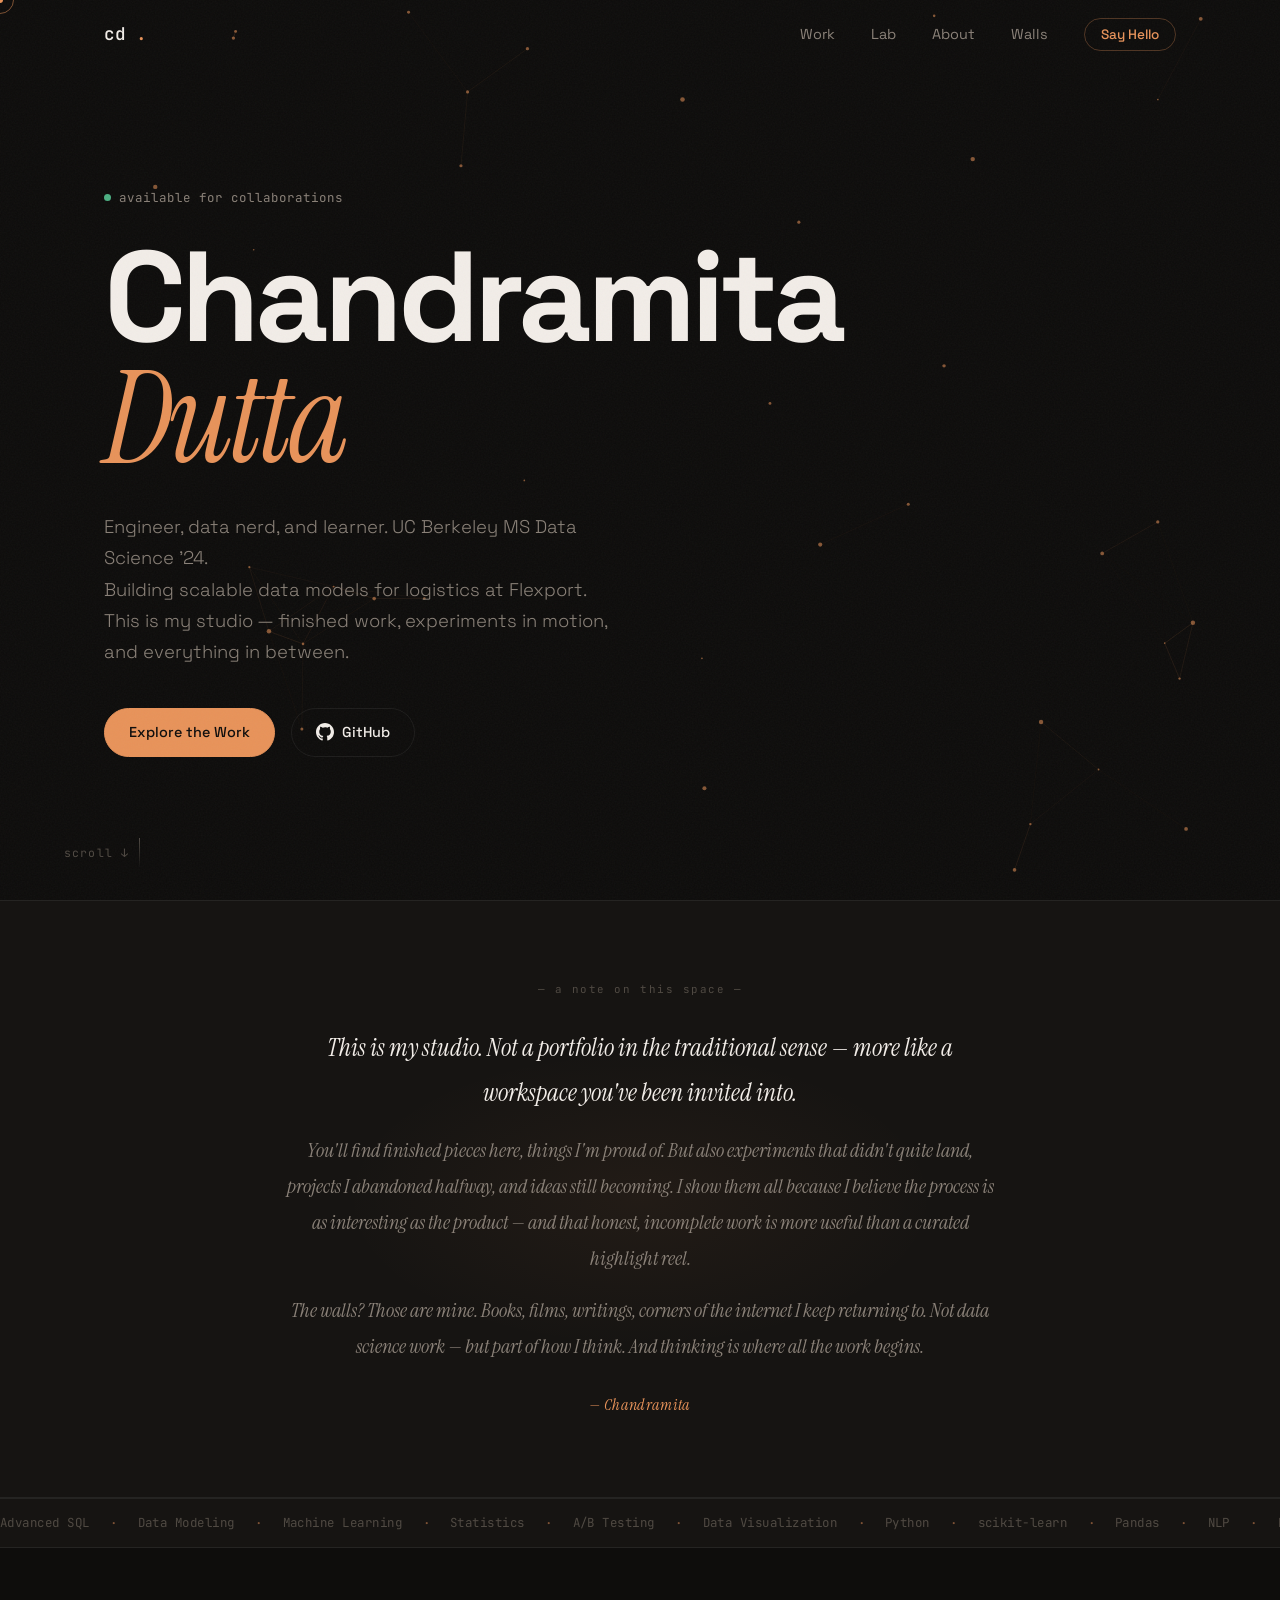
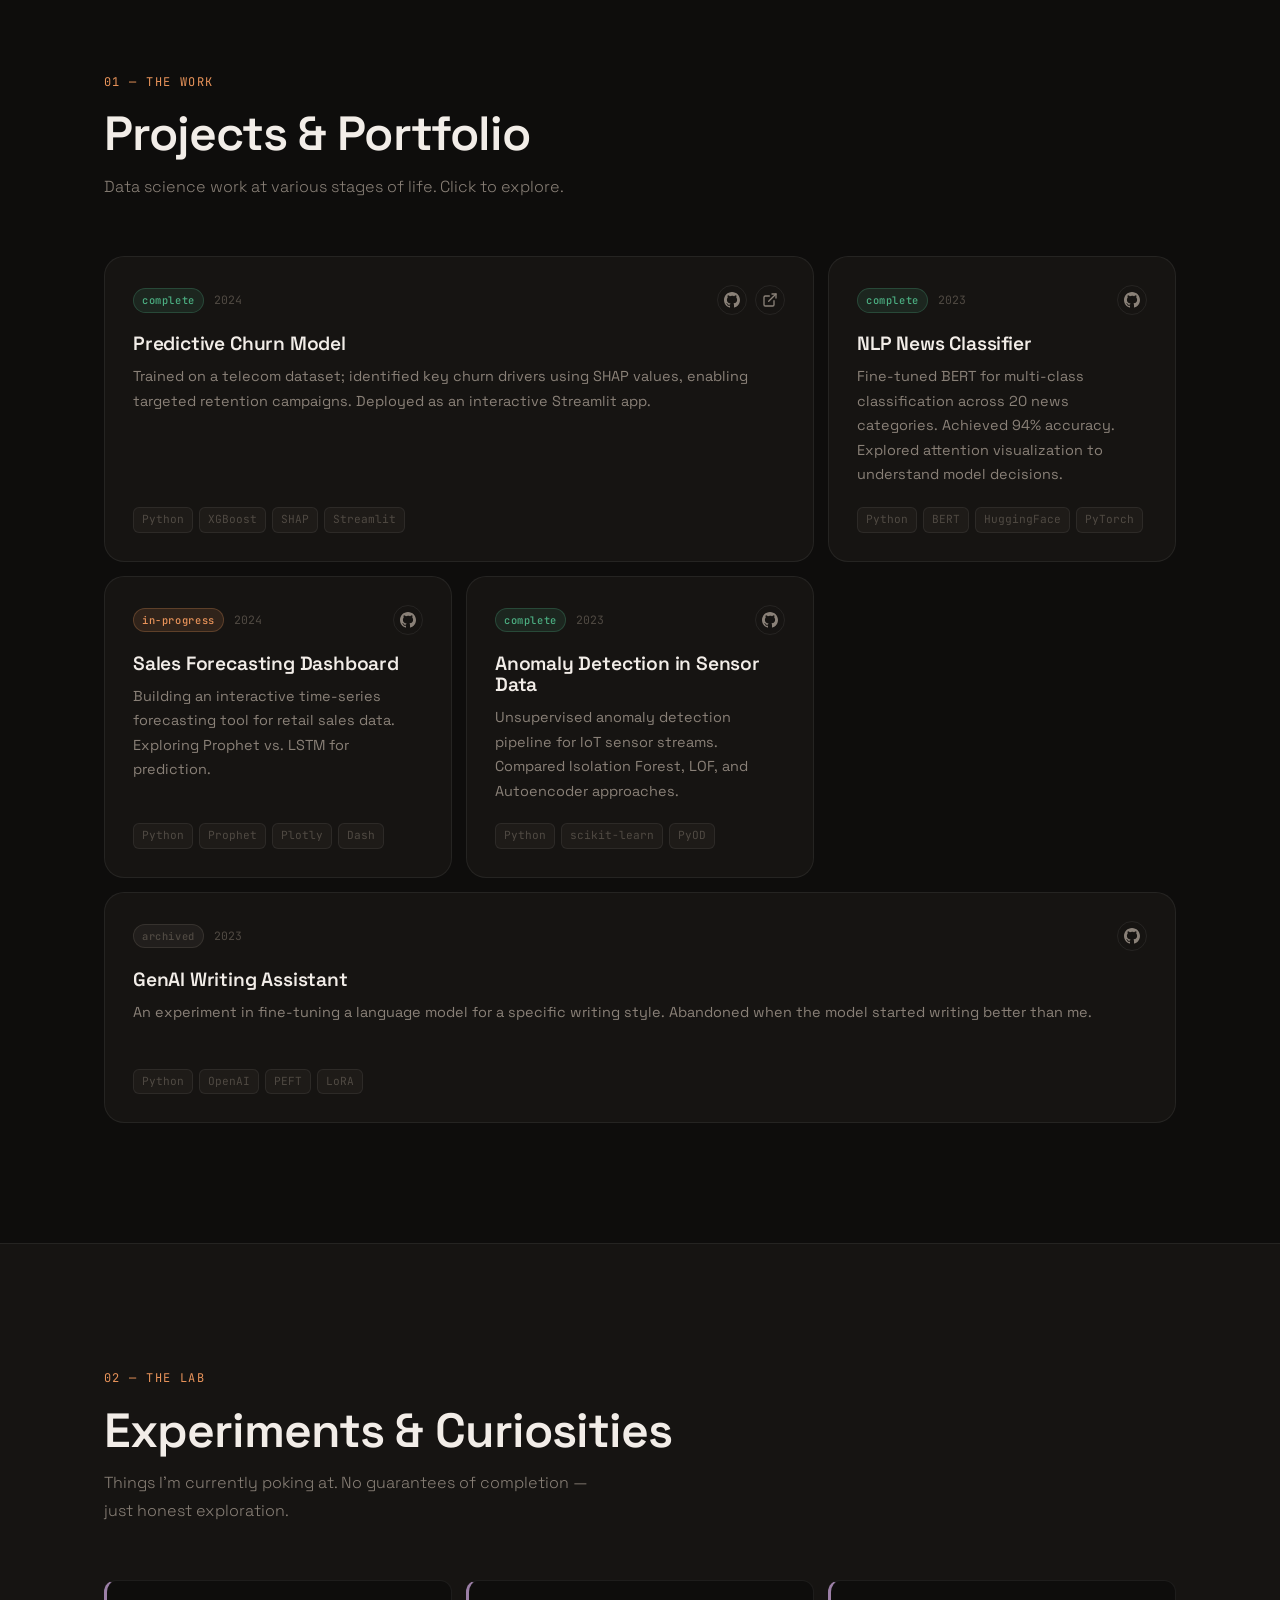
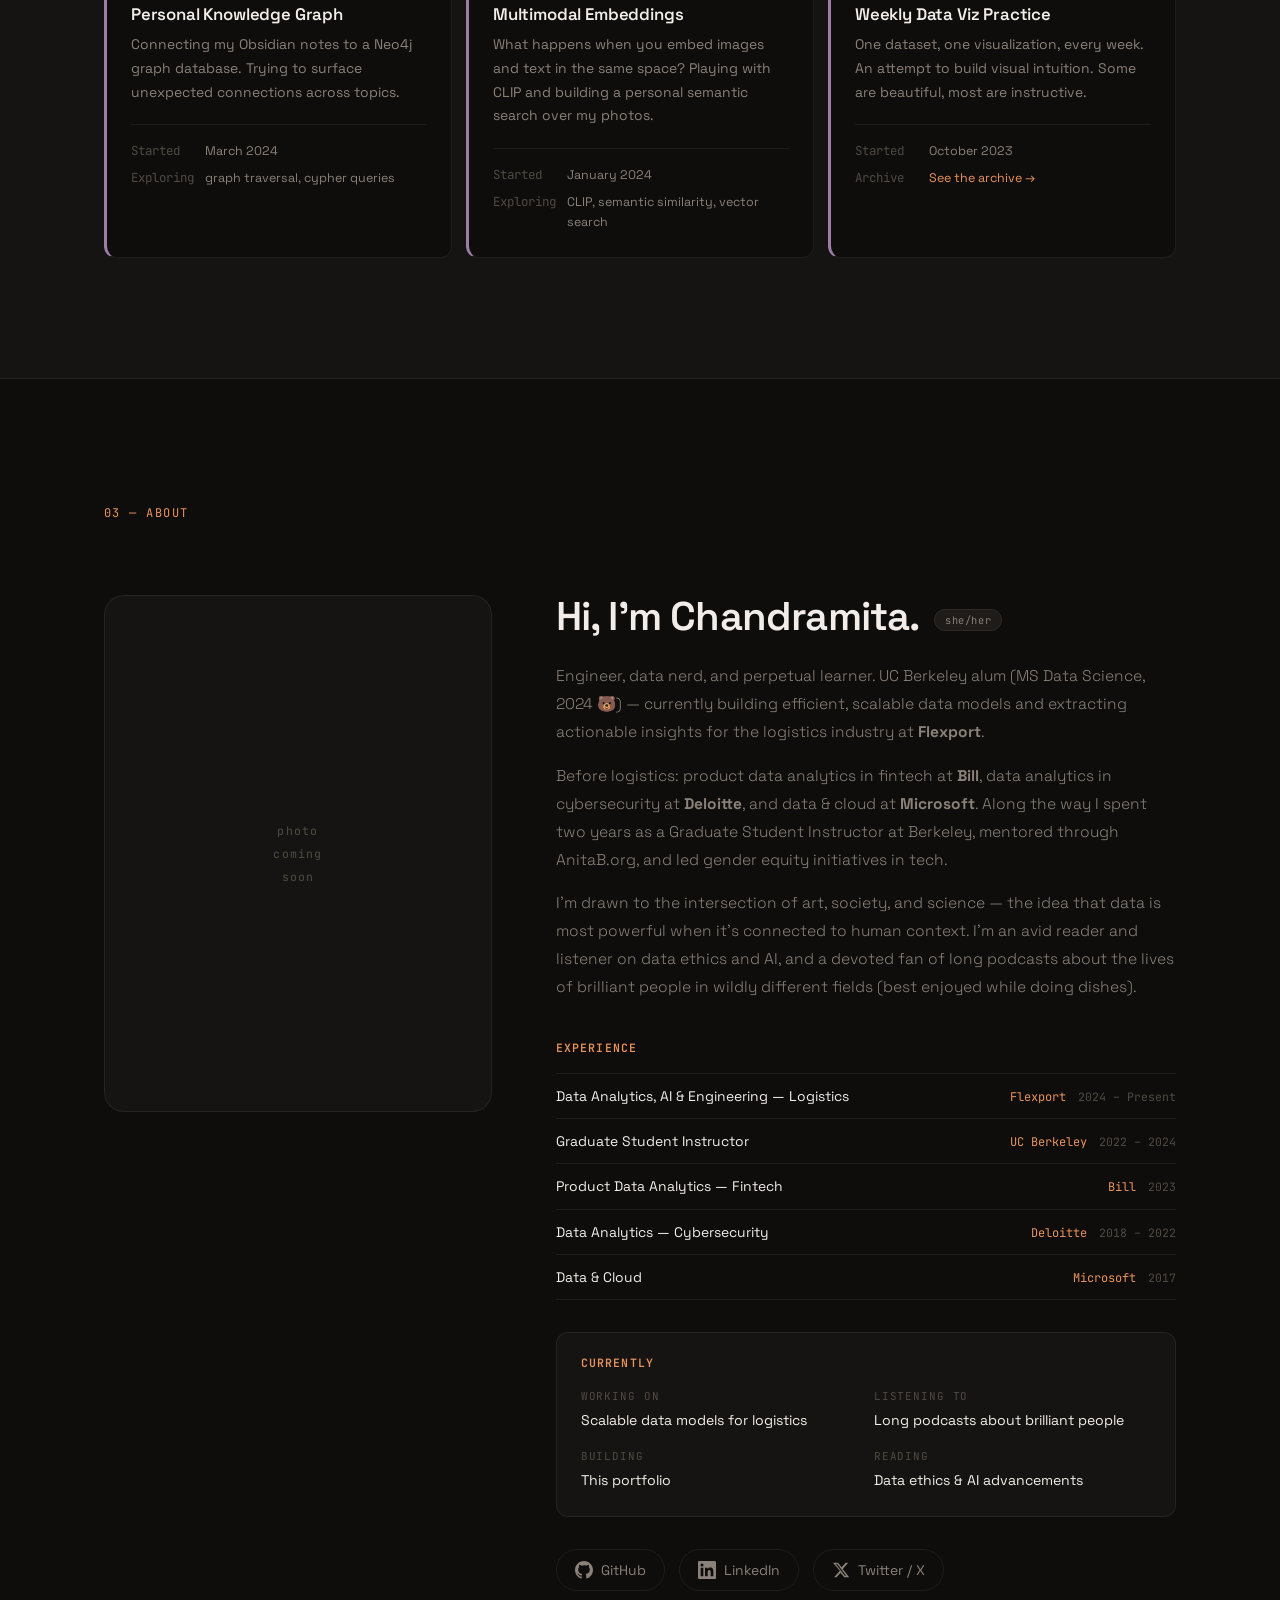
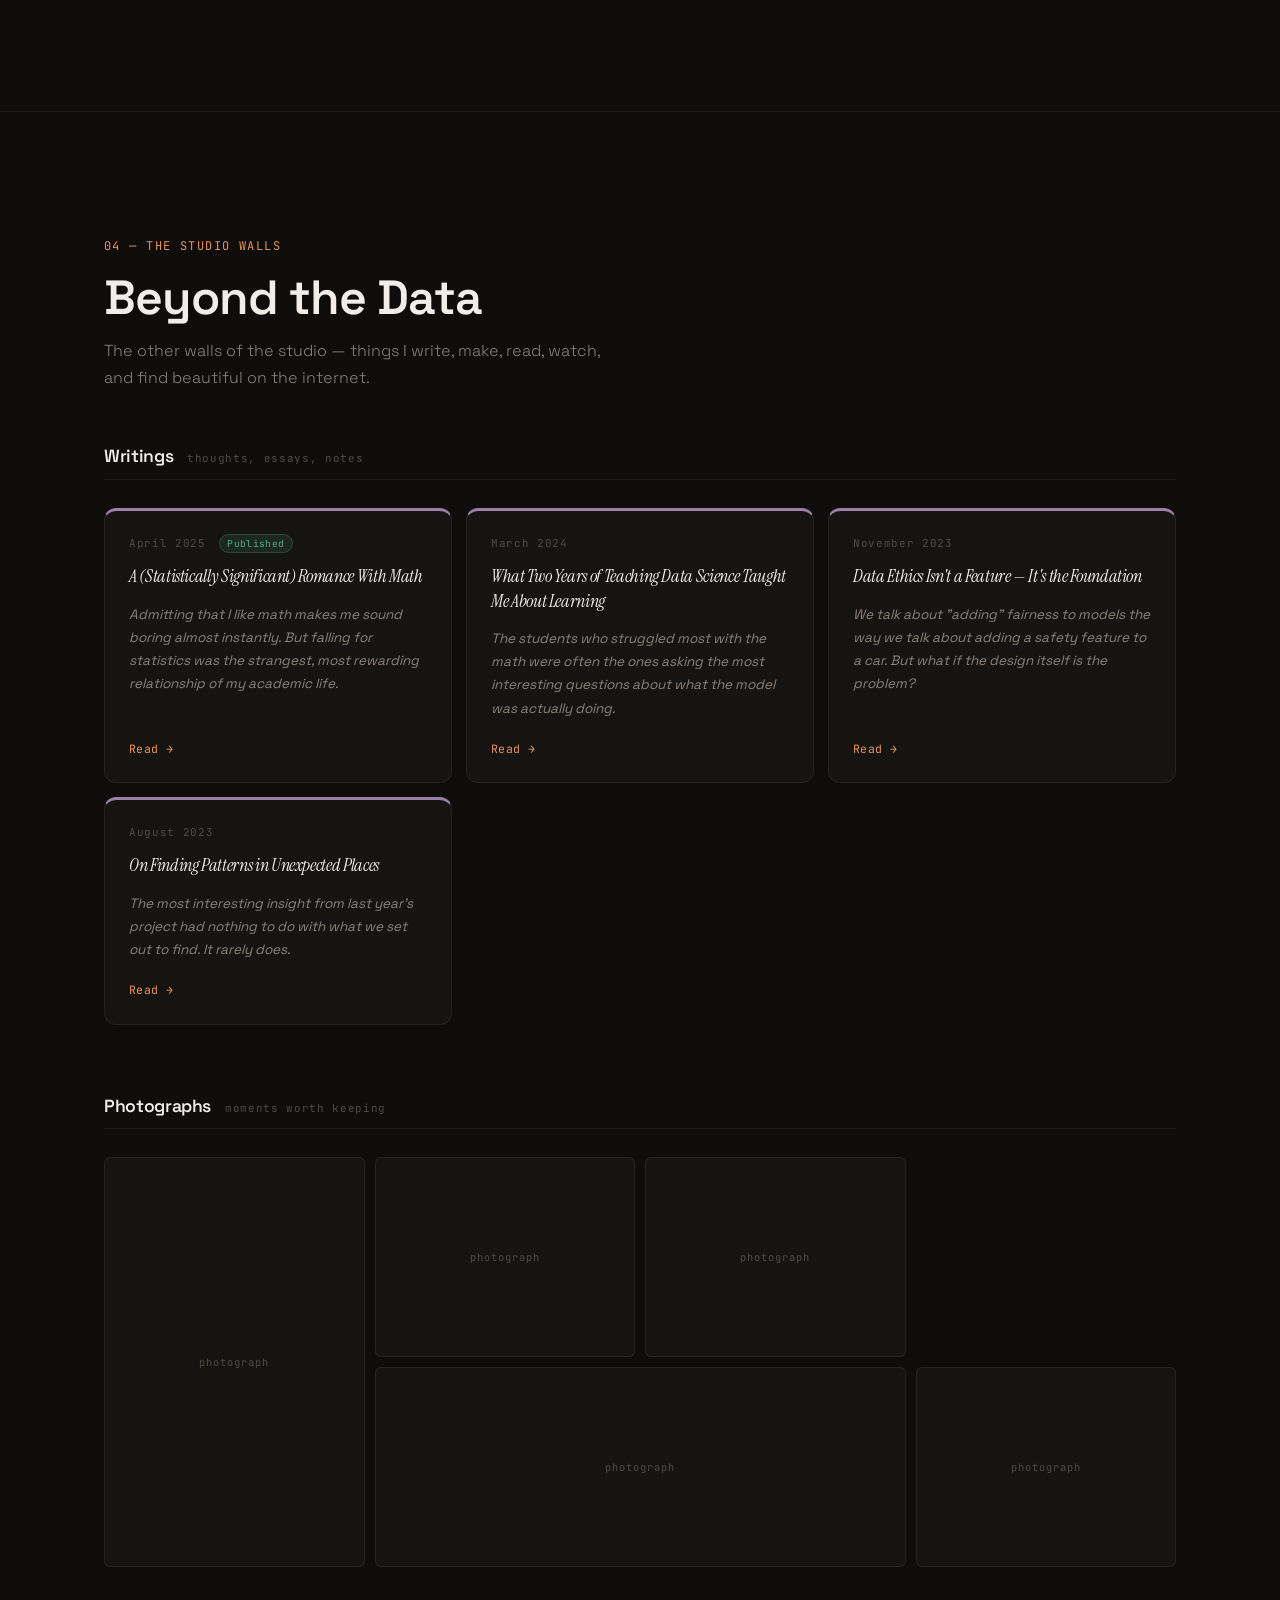
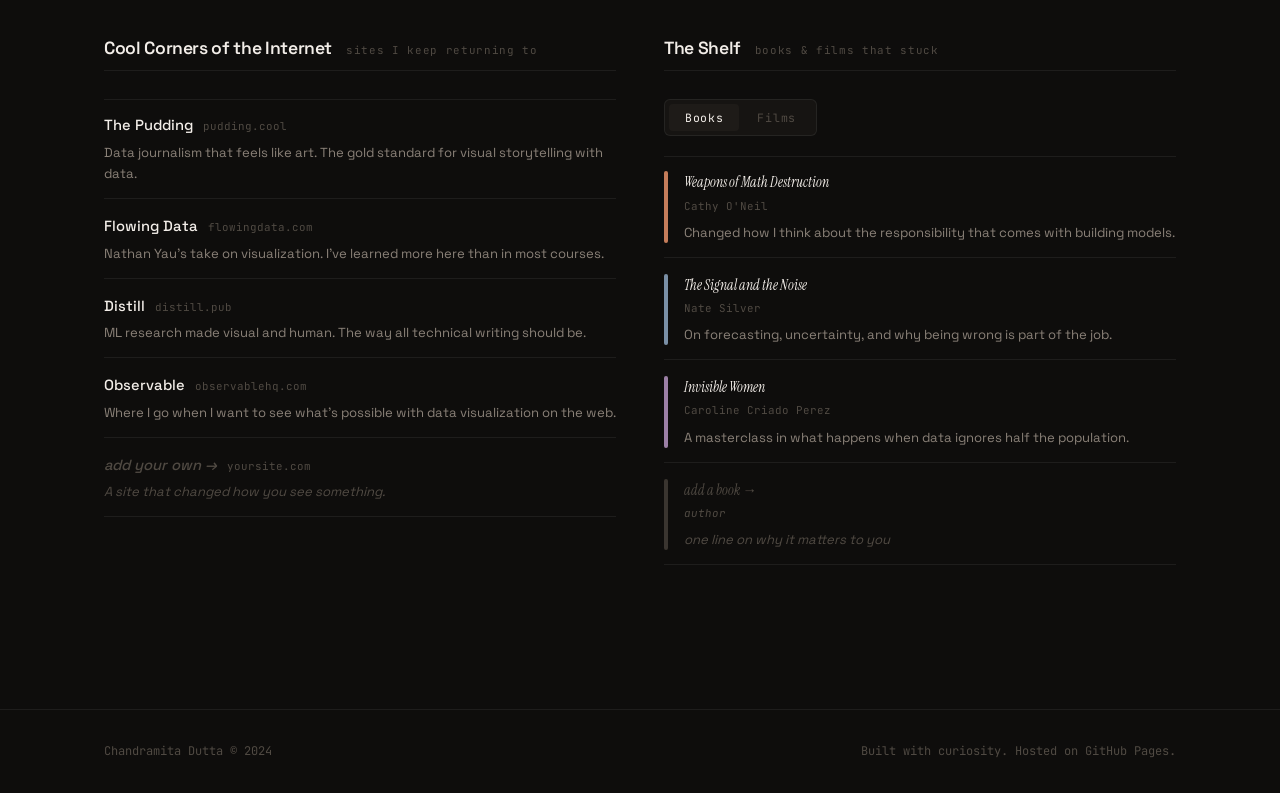
<file: index.html>
<!DOCTYPE html>
<html lang="en">
<head>
  <meta charset="UTF-8" />
  <meta name="viewport" content="width=device-width, initial-scale=1.0" />
  <title>Chandramita Dutta — Data Scientist</title>
  <meta name="description" content="Data scientist working at the intersection of machine learning, statistics, and storytelling. Explore projects, experiments, and ongoing work." />

  <!-- Google Fonts -->
  <link rel="preconnect" href="https://fonts.googleapis.com" />
  <link rel="preconnect" href="https://fonts.gstatic.com" crossorigin />
  <link href="https://fonts.googleapis.com/css2?family=Space+Grotesk:wght@300;400;500;600;700&family=Instrument+Serif:ital@0;1&family=JetBrains+Mono:wght@300;400;500&display=swap" rel="stylesheet" />

  <link rel="stylesheet" href="style.css" />
</head>
<body>

  <!-- Custom cursor -->
  <div class="cursor-dot" id="cursorDot"></div>
  <div class="cursor-ring" id="cursorRing"></div>

  <!-- Mobile menu overlay -->
  <div class="mobile-menu-overlay" id="mobileMenuOverlay">
    <a href="#work">Work</a>
    <a href="#lab">Lab</a>
    <a href="#about">About</a>
    <a href="#walls">Walls</a>
    <a href="mailto:hello@chandramitadutta.com">Say Hello</a>
  </div>

  <!-- ============================================================
       NAV
  ============================================================ -->
  <nav class="nav" id="nav">
    <div class="nav-inner">
      <a href="#" class="nav-logo">cd <span class="accent">.</span></a>

      <ul class="nav-links" id="navLinks">
        <li><a href="#work" class="nav-link">Work</a></li>
        <li><a href="#lab" class="nav-link">Lab</a></li>
        <li><a href="#about" class="nav-link">About</a></li>
        <li><a href="#walls" class="nav-link">Walls</a></li>
        <li><a href="mailto:hello@chandramitadutta.com" class="nav-link nav-cta">Say Hello</a></li>
      </ul>

      <button class="hamburger" id="hamburger" aria-label="Toggle menu" aria-expanded="false">
        <span></span>
        <span></span>
        <span></span>
      </button>
    </div>
  </nav>

  <!-- ============================================================
       HERO
  ============================================================ -->
  <section class="hero" id="hero">
    <!-- Particle canvas background -->
    <canvas id="networkCanvas"></canvas>

    <div class="hero-content">
      <!-- Availability label -->
      <div class="availability-label fade-up" data-delay="0">
        <span class="availability-dot"></span>
        available for collaborations
      </div>

      <!-- Giant name -->
      <h1 class="hero-name fade-up" data-delay="100">
        Chandramita
        <br />
        <span class="name-serif">Dutta</span>
      </h1>

      <!-- Tagline -->
      <p class="hero-tagline fade-up" data-delay="200">
        Engineer, data nerd, and learner. UC Berkeley MS Data Science '24.<br />
        Building scalable data models for logistics at Flexport.<br />
        This is my studio — finished work, experiments in motion, and everything in between.
      </p>

      <!-- CTA buttons -->
      <div class="hero-buttons fade-up" data-delay="300">
        <a href="#work" class="btn btn-primary">Explore the Work</a>
        <a href="https://github.com/chandramitadutta" target="_blank" rel="noopener noreferrer" class="btn btn-ghost">
          <svg xmlns="http://www.w3.org/2000/svg" width="18" height="18" viewBox="0 0 24 24" fill="currentColor" aria-hidden="true">
            <path d="M12 0C5.374 0 0 5.373 0 12c0 5.302 3.438 9.8 8.207 11.387.599.111.793-.261.793-.577v-2.234c-3.338.726-4.033-1.416-4.033-1.416-.546-1.387-1.333-1.756-1.333-1.756-1.089-.745.083-.729.083-.729 1.205.084 1.839 1.237 1.839 1.237 1.07 1.834 2.807 1.304 3.492.997.107-.775.418-1.305.762-1.604-2.665-.305-5.467-1.334-5.467-5.931 0-1.311.469-2.381 1.236-3.221-.124-.303-.535-1.524.117-3.176 0 0 1.008-.322 3.301 1.23A11.509 11.509 0 0112 5.803c1.02.005 2.047.138 3.006.404 2.291-1.552 3.297-1.23 3.297-1.23.653 1.653.242 2.874.118 3.176.77.84 1.235 1.911 1.235 3.221 0 4.609-2.807 5.624-5.479 5.921.43.372.823 1.102.823 2.222v3.293c0 .319.192.694.801.576C20.566 21.797 24 17.3 24 12c0-6.627-5.373-12-12-12z"/>
          </svg>
          GitHub
        </a>
      </div>
    </div>

    <!-- Scroll hint -->
    <div class="scroll-hint">scroll ↓</div>
  </section>

  <!-- ============================================================
       STUDIO NOTE / MANIFESTO
  ============================================================ -->
  <section class="studio-note" id="studio-note" aria-label="Studio note">
    <div class="studio-note-inner">
      <span class="studio-note-label">— a note on this space —</span>
      <blockquote class="studio-note-text">
        <p>This is my studio. Not a portfolio in the traditional sense — more like a workspace you've been invited into.</p>
        <p>You'll find finished pieces here, things I'm proud of. But also experiments that didn't quite land, projects I abandoned halfway, and ideas still becoming. I show them all because I believe the process is as interesting as the product — and that honest, incomplete work is more useful than a curated highlight reel.</p>
        <p>The walls? Those are mine. Books, films, writings, corners of the internet I keep returning to. Not data science work — but part of how I think. And thinking is where all the work begins.</p>
      </blockquote>
      <span class="studio-note-sig">— Chandramita</span>
    </div>
  </section>

  <!-- ============================================================
       SKILLS MARQUEE STRIP
  ============================================================ -->
  <div class="marquee-strip" aria-hidden="true">
    <div class="marquee-track">
      <span class="marquee-content">
        Advanced SQL <span class="marquee-dot">·</span>
        Data Modeling <span class="marquee-dot">·</span>
        Machine Learning <span class="marquee-dot">·</span>
        Statistics <span class="marquee-dot">·</span>
        A/B Testing <span class="marquee-dot">·</span>
        Data Visualization <span class="marquee-dot">·</span>
        Python <span class="marquee-dot">·</span>
        scikit-learn <span class="marquee-dot">·</span>
        Pandas <span class="marquee-dot">·</span>
        NLP <span class="marquee-dot">·</span>
        Feature Engineering <span class="marquee-dot">·</span>
        Data Ethics <span class="marquee-dot">·</span>
        Spark <span class="marquee-dot">·</span>
        Logistics Analytics <span class="marquee-dot">·</span>
      </span>
      <!-- Duplicate for seamless loop -->
      <span class="marquee-content" aria-hidden="true">
        Advanced SQL <span class="marquee-dot">·</span>
        Data Modeling <span class="marquee-dot">·</span>
        Machine Learning <span class="marquee-dot">·</span>
        Statistics <span class="marquee-dot">·</span>
        A/B Testing <span class="marquee-dot">·</span>
        Data Visualization <span class="marquee-dot">·</span>
        Python <span class="marquee-dot">·</span>
        scikit-learn <span class="marquee-dot">·</span>
        Pandas <span class="marquee-dot">·</span>
        NLP <span class="marquee-dot">·</span>
        Feature Engineering <span class="marquee-dot">·</span>
        Data Ethics <span class="marquee-dot">·</span>
        Spark <span class="marquee-dot">·</span>
        Logistics Analytics <span class="marquee-dot">·</span>
      </span>
    </div>
  </div>

  <!-- ============================================================
       SECTION: THE WORK
  ============================================================ -->
  <section class="section" id="work">
    <div class="container">
      <div class="section-header fade-up">
        <span class="section-label">01 — The Work</span>
        <h2 class="section-title">Projects &amp; Portfolio</h2>
        <p class="section-subtitle">Data science work at various stages of life. Click to explore.</p>
      </div>

      <!-- Bento grid -->
      <div class="bento-grid">

        <!-- Card 1: Predictive Churn Model (featured, 2-col) -->
        <article class="project-card project-card--featured fade-up" data-status="complete" data-delay="0">
          <div class="card-header">
            <div class="card-meta">
              <span class="status-badge" data-status="complete">complete</span>
              <span class="card-year">2024</span>
            </div>
            <div class="card-links">
              <a href="https://github.com/chandramitadutta" target="_blank" rel="noopener noreferrer" class="card-link" aria-label="View on GitHub">
                <svg xmlns="http://www.w3.org/2000/svg" width="16" height="16" viewBox="0 0 24 24" fill="currentColor"><path d="M12 0C5.374 0 0 5.373 0 12c0 5.302 3.438 9.8 8.207 11.387.599.111.793-.261.793-.577v-2.234c-3.338.726-4.033-1.416-4.033-1.416-.546-1.387-1.333-1.756-1.333-1.756-1.089-.745.083-.729.083-.729 1.205.084 1.839 1.237 1.839 1.237 1.07 1.834 2.807 1.304 3.492.997.107-.775.418-1.305.762-1.604-2.665-.305-5.467-1.334-5.467-5.931 0-1.311.469-2.381 1.236-3.221-.124-.303-.535-1.524.117-3.176 0 0 1.008-.322 3.301 1.23A11.509 11.509 0 0112 5.803c1.02.005 2.047.138 3.006.404 2.291-1.552 3.297-1.23 3.297-1.23.653 1.653.242 2.874.118 3.176.77.84 1.235 1.911 1.235 3.221 0 4.609-2.807 5.624-5.479 5.921.43.372.823 1.102.823 2.222v3.293c0 .319.192.694.801.576C20.566 21.797 24 17.3 24 12c0-6.627-5.373-12-12-12z"/></svg>
              </a>
              <a href="#" class="card-link card-link--demo" aria-label="View live demo">
                <svg xmlns="http://www.w3.org/2000/svg" width="16" height="16" viewBox="0 0 24 24" fill="none" stroke="currentColor" stroke-width="2" stroke-linecap="round" stroke-linejoin="round"><path d="M18 13v6a2 2 0 01-2 2H5a2 2 0 01-2-2V8a2 2 0 012-2h6"/><polyline points="15 3 21 3 21 9"/><line x1="10" y1="14" x2="21" y2="3"/></svg>
              </a>
            </div>
          </div>
          <h3 class="card-title">Predictive Churn Model</h3>
          <p class="card-description">Trained on a telecom dataset; identified key churn drivers using SHAP values, enabling targeted retention campaigns. Deployed as an interactive Streamlit app.</p>
          <div class="card-tags">
            <span class="tag">Python</span>
            <span class="tag">XGBoost</span>
            <span class="tag">SHAP</span>
            <span class="tag">Streamlit</span>
          </div>
        </article>

        <!-- Card 2: NLP News Classifier -->
        <article class="project-card fade-up" data-status="complete" data-delay="50">
          <div class="card-header">
            <div class="card-meta">
              <span class="status-badge" data-status="complete">complete</span>
              <span class="card-year">2023</span>
            </div>
            <div class="card-links">
              <a href="https://github.com/chandramitadutta" target="_blank" rel="noopener noreferrer" class="card-link" aria-label="View on GitHub">
                <svg xmlns="http://www.w3.org/2000/svg" width="16" height="16" viewBox="0 0 24 24" fill="currentColor"><path d="M12 0C5.374 0 0 5.373 0 12c0 5.302 3.438 9.8 8.207 11.387.599.111.793-.261.793-.577v-2.234c-3.338.726-4.033-1.416-4.033-1.416-.546-1.387-1.333-1.756-1.333-1.756-1.089-.745.083-.729.083-.729 1.205.084 1.839 1.237 1.839 1.237 1.07 1.834 2.807 1.304 3.492.997.107-.775.418-1.305.762-1.604-2.665-.305-5.467-1.334-5.467-5.931 0-1.311.469-2.381 1.236-3.221-.124-.303-.535-1.524.117-3.176 0 0 1.008-.322 3.301 1.23A11.509 11.509 0 0112 5.803c1.02.005 2.047.138 3.006.404 2.291-1.552 3.297-1.23 3.297-1.23.653 1.653.242 2.874.118 3.176.77.84 1.235 1.911 1.235 3.221 0 4.609-2.807 5.624-5.479 5.921.43.372.823 1.102.823 2.222v3.293c0 .319.192.694.801.576C20.566 21.797 24 17.3 24 12c0-6.627-5.373-12-12-12z"/></svg>
              </a>
            </div>
          </div>
          <h3 class="card-title">NLP News Classifier</h3>
          <p class="card-description">Fine-tuned BERT for multi-class classification across 20 news categories. Achieved 94% accuracy. Explored attention visualization to understand model decisions.</p>
          <div class="card-tags">
            <span class="tag">Python</span>
            <span class="tag">BERT</span>
            <span class="tag">HuggingFace</span>
            <span class="tag">PyTorch</span>
          </div>
        </article>

        <!-- Card 3: Sales Forecasting Dashboard -->
        <article class="project-card fade-up" data-status="in-progress" data-delay="100">
          <div class="card-header">
            <div class="card-meta">
              <span class="status-badge" data-status="in-progress">in-progress</span>
              <span class="card-year">2024</span>
            </div>
            <div class="card-links">
              <a href="https://github.com/chandramitadutta" target="_blank" rel="noopener noreferrer" class="card-link" aria-label="View on GitHub">
                <svg xmlns="http://www.w3.org/2000/svg" width="16" height="16" viewBox="0 0 24 24" fill="currentColor"><path d="M12 0C5.374 0 0 5.373 0 12c0 5.302 3.438 9.8 8.207 11.387.599.111.793-.261.793-.577v-2.234c-3.338.726-4.033-1.416-4.033-1.416-.546-1.387-1.333-1.756-1.333-1.756-1.089-.745.083-.729.083-.729 1.205.084 1.839 1.237 1.839 1.237 1.07 1.834 2.807 1.304 3.492.997.107-.775.418-1.305.762-1.604-2.665-.305-5.467-1.334-5.467-5.931 0-1.311.469-2.381 1.236-3.221-.124-.303-.535-1.524.117-3.176 0 0 1.008-.322 3.301 1.23A11.509 11.509 0 0112 5.803c1.02.005 2.047.138 3.006.404 2.291-1.552 3.297-1.23 3.297-1.23.653 1.653.242 2.874.118 3.176.77.84 1.235 1.911 1.235 3.221 0 4.609-2.807 5.624-5.479 5.921.43.372.823 1.102.823 2.222v3.293c0 .319.192.694.801.576C20.566 21.797 24 17.3 24 12c0-6.627-5.373-12-12-12z"/></svg>
              </a>
            </div>
          </div>
          <h3 class="card-title">Sales Forecasting Dashboard</h3>
          <p class="card-description">Building an interactive time-series forecasting tool for retail sales data. Exploring Prophet vs. LSTM for prediction.</p>
          <div class="card-tags">
            <span class="tag">Python</span>
            <span class="tag">Prophet</span>
            <span class="tag">Plotly</span>
            <span class="tag">Dash</span>
          </div>
        </article>

        <!-- Card 4: Anomaly Detection -->
        <article class="project-card fade-up" data-status="complete" data-delay="150">
          <div class="card-header">
            <div class="card-meta">
              <span class="status-badge" data-status="complete">complete</span>
              <span class="card-year">2023</span>
            </div>
            <div class="card-links">
              <a href="https://github.com/chandramitadutta" target="_blank" rel="noopener noreferrer" class="card-link" aria-label="View on GitHub">
                <svg xmlns="http://www.w3.org/2000/svg" width="16" height="16" viewBox="0 0 24 24" fill="currentColor"><path d="M12 0C5.374 0 0 5.373 0 12c0 5.302 3.438 9.8 8.207 11.387.599.111.793-.261.793-.577v-2.234c-3.338.726-4.033-1.416-4.033-1.416-.546-1.387-1.333-1.756-1.333-1.756-1.089-.745.083-.729.083-.729 1.205.084 1.839 1.237 1.839 1.237 1.07 1.834 2.807 1.304 3.492.997.107-.775.418-1.305.762-1.604-2.665-.305-5.467-1.334-5.467-5.931 0-1.311.469-2.381 1.236-3.221-.124-.303-.535-1.524.117-3.176 0 0 1.008-.322 3.301 1.23A11.509 11.509 0 0112 5.803c1.02.005 2.047.138 3.006.404 2.291-1.552 3.297-1.23 3.297-1.23.653 1.653.242 2.874.118 3.176.77.84 1.235 1.911 1.235 3.221 0 4.609-2.807 5.624-5.479 5.921.43.372.823 1.102.823 2.222v3.293c0 .319.192.694.801.576C20.566 21.797 24 17.3 24 12c0-6.627-5.373-12-12-12z"/></svg>
              </a>
            </div>
          </div>
          <h3 class="card-title">Anomaly Detection in Sensor Data</h3>
          <p class="card-description">Unsupervised anomaly detection pipeline for IoT sensor streams. Compared Isolation Forest, LOF, and Autoencoder approaches.</p>
          <div class="card-tags">
            <span class="tag">Python</span>
            <span class="tag">scikit-learn</span>
            <span class="tag">PyOD</span>
          </div>
        </article>

        <!-- Card 5: GenAI Writing Assistant (archived, full-width) -->
        <article class="project-card project-card--archived project-card--full fade-up" data-status="archived" data-delay="200">
          <div class="card-header">
            <div class="card-meta">
              <span class="status-badge" data-status="archived">archived</span>
              <span class="card-year">2023</span>
            </div>
            <div class="card-links">
              <a href="https://github.com/chandramitadutta" target="_blank" rel="noopener noreferrer" class="card-link" aria-label="View on GitHub">
                <svg xmlns="http://www.w3.org/2000/svg" width="16" height="16" viewBox="0 0 24 24" fill="currentColor"><path d="M12 0C5.374 0 0 5.373 0 12c0 5.302 3.438 9.8 8.207 11.387.599.111.793-.261.793-.577v-2.234c-3.338.726-4.033-1.416-4.033-1.416-.546-1.387-1.333-1.756-1.333-1.756-1.089-.745.083-.729.083-.729 1.205.084 1.839 1.237 1.839 1.237 1.07 1.834 2.807 1.304 3.492.997.107-.775.418-1.305.762-1.604-2.665-.305-5.467-1.334-5.467-5.931 0-1.311.469-2.381 1.236-3.221-.124-.303-.535-1.524.117-3.176 0 0 1.008-.322 3.301 1.23A11.509 11.509 0 0112 5.803c1.02.005 2.047.138 3.006.404 2.291-1.552 3.297-1.23 3.297-1.23.653 1.653.242 2.874.118 3.176.77.84 1.235 1.911 1.235 3.221 0 4.609-2.807 5.624-5.479 5.921.43.372.823 1.102.823 2.222v3.293c0 .319.192.694.801.576C20.566 21.797 24 17.3 24 12c0-6.627-5.373-12-12-12z"/></svg>
              </a>
            </div>
          </div>
          <div class="archived-inner">
            <div>
              <h3 class="card-title">GenAI Writing Assistant</h3>
              <p class="card-description">An experiment in fine-tuning a language model for a specific writing style. Abandoned when the model started writing better than me.</p>
            </div>
            <div class="card-tags">
              <span class="tag">Python</span>
              <span class="tag">OpenAI</span>
              <span class="tag">PEFT</span>
              <span class="tag">LoRA</span>
            </div>
          </div>
        </article>

      </div><!-- /bento-grid -->
    </div>
  </section>

  <!-- ============================================================
       SECTION: THE LAB
  ============================================================ -->
  <section class="section section--lab" id="lab">
    <div class="container">
      <div class="section-header fade-up">
        <span class="section-label">02 — The Lab</span>
        <h2 class="section-title">Experiments &amp; Curiosities</h2>
        <p class="section-subtitle">Things I'm currently poking at. No guarantees of completion — just honest exploration.</p>
      </div>

      <div class="lab-grid">

        <!-- Lab card 1: Knowledge Graph -->
        <article class="lab-card fade-up" data-delay="0" onclick="window.location='lab/knowledge-graph.html'" style="cursor:pointer;">
          <div class="lab-card-inner">
            <h3 class="lab-card-title">Personal Knowledge Graph</h3>
            <p class="lab-card-description">Connecting my Obsidian notes to a Neo4j graph database. Trying to surface unexpected connections across topics.</p>
            <div class="lab-meta">
              <div class="lab-meta-item">
                <span class="lab-meta-label">Started</span>
                <span class="lab-meta-value">March 2024</span>
              </div>
              <div class="lab-meta-item">
                <span class="lab-meta-label">Exploring</span>
                <span class="lab-meta-value">graph traversal, cypher queries</span>
              </div>
            </div>
          </div>
        </article>

        <!-- Lab card 2: Multimodal Embeddings -->
        <article class="lab-card fade-up" data-delay="80" onclick="window.location='lab/multimodal-embeddings.html'" style="cursor:pointer;">
          <div class="lab-card-inner">
            <h3 class="lab-card-title">Multimodal Embeddings</h3>
            <p class="lab-card-description">What happens when you embed images and text in the same space? Playing with CLIP and building a personal semantic search over my photos.</p>
            <div class="lab-meta">
              <div class="lab-meta-item">
                <span class="lab-meta-label">Started</span>
                <span class="lab-meta-value">January 2024</span>
              </div>
              <div class="lab-meta-item">
                <span class="lab-meta-label">Exploring</span>
                <span class="lab-meta-value">CLIP, semantic similarity, vector search</span>
              </div>
            </div>
          </div>
        </article>

        <!-- Lab card 3: Weekly Data Viz -->
        <article class="lab-card fade-up" data-delay="160" onclick="window.location='lab/weekly-dataviz.html'" style="cursor:pointer;">
          <div class="lab-card-inner">
            <h3 class="lab-card-title">Weekly Data Viz Practice</h3>
            <p class="lab-card-description">One dataset, one visualization, every week. An attempt to build visual intuition. Some are beautiful, most are instructive.</p>
            <div class="lab-meta">
              <div class="lab-meta-item">
                <span class="lab-meta-label">Started</span>
                <span class="lab-meta-value">October 2023</span>
              </div>
              <div class="lab-meta-item">
                <span class="lab-meta-label">Archive</span>
                <span class="lab-meta-value"><a href="#" class="lab-link">See the archive →</a></span>
              </div>
            </div>
          </div>
        </article>

      </div>
    </div>
  </section>

  <!-- ============================================================
       SECTION: ABOUT
  ============================================================ -->
  <section class="section section--about" id="about">
    <div class="container">
      <div class="section-header fade-up">
        <span class="section-label">03 — About</span>
      </div>

      <div class="about-grid">

        <!-- Photo placeholder -->
        <div class="about-photo fade-up" data-delay="0">
          <div class="about-photo-inner">
            <span class="about-photo-text">photo<br />coming<br />soon</span>
          </div>
        </div>

        <!-- About content -->
        <div class="about-content fade-up" data-delay="100">
          <h2 class="about-title">Hi, I'm Chandramita. <span class="about-pronouns">she/her</span></h2>

          <div class="about-bio">
            <p>Engineer, data nerd, and perpetual learner. UC Berkeley alum (MS Data Science, 2024 🐻) — currently building efficient, scalable data models and extracting actionable insights for the logistics industry at <strong>Flexport</strong>.</p>
            <p>Before logistics: product data analytics in fintech at <strong>Bill</strong>, data analytics in cybersecurity at <strong>Deloitte</strong>, and data &amp; cloud at <strong>Microsoft</strong>. Along the way I spent two years as a Graduate Student Instructor at Berkeley, mentored through AnitaB.org, and led gender equity initiatives in tech.</p>
            <p>I'm drawn to the intersection of art, society, and science — the idea that data is most powerful when it's connected to human context. I'm an avid reader and listener on data ethics and AI, and a devoted fan of long podcasts about the lives of brilliant people in wildly different fields (best enjoyed while doing dishes).</p>
            <!-- <p>I work with data to find patterns, build models, and tell stories.<br />
              This is my studio — some work is finished, some is still becoming,<br />
              some I've let go. All of it is real.</p> -->
          </div>

          <!-- Experience timeline -->
          <div class="experience-list">
            <h3 class="currently-title">Experience</h3>
            <div class="exp-item">
              <span class="exp-role">Data Analytics, AI &amp; Engineering — Logistics</span>
              <span class="exp-company">Flexport</span>
              <span class="exp-year">2024 – Present</span>
            </div>
            <div class="exp-item">
              <span class="exp-role">Graduate Student Instructor</span>
              <span class="exp-company">UC Berkeley</span>
              <span class="exp-year">2022 – 2024</span>
            </div>
            <div class="exp-item">
              <span class="exp-role">Product Data Analytics — Fintech</span>
              <span class="exp-company">Bill</span>
              <span class="exp-year">2023</span>
            </div>
            <div class="exp-item">
              <span class="exp-role">Data Analytics — Cybersecurity</span>
              <span class="exp-company">Deloitte</span>
              <span class="exp-year">2018 – 2022</span>
            </div>
            <div class="exp-item">
              <span class="exp-role">Data &amp; Cloud</span>
              <span class="exp-company">Microsoft</span>
              <span class="exp-year">2017</span>
            </div>
          </div>

          <!-- Currently widget -->
          <div class="currently-widget">
            <h3 class="currently-title">Currently</h3>
            <div class="currently-grid">
              <div class="currently-item">
                <span class="currently-label">Working on</span>
                <span class="currently-value">Scalable data models for logistics</span>
              </div>
              <div class="currently-item">
                <span class="currently-label">Listening to</span>
                <span class="currently-value">Long podcasts about brilliant people</span>
              </div>
              <div class="currently-item">
                <span class="currently-label">Building</span>
                <span class="currently-value">This portfolio</span>
              </div>
              <div class="currently-item">
                <span class="currently-label">Reading</span>
                <span class="currently-value">Data ethics &amp; AI advancements</span>
              </div>
            </div>
          </div>

          <!-- Links bar -->
          <div class="about-links">
            <a href="https://github.com/chandramitadutta" target="_blank" rel="noopener noreferrer" class="about-link">
              <svg xmlns="http://www.w3.org/2000/svg" width="18" height="18" viewBox="0 0 24 24" fill="currentColor"><path d="M12 0C5.374 0 0 5.373 0 12c0 5.302 3.438 9.8 8.207 11.387.599.111.793-.261.793-.577v-2.234c-3.338.726-4.033-1.416-4.033-1.416-.546-1.387-1.333-1.756-1.333-1.756-1.089-.745.083-.729.083-.729 1.205.084 1.839 1.237 1.839 1.237 1.07 1.834 2.807 1.304 3.492.997.107-.775.418-1.305.762-1.604-2.665-.305-5.467-1.334-5.467-5.931 0-1.311.469-2.381 1.236-3.221-.124-.303-.535-1.524.117-3.176 0 0 1.008-.322 3.301 1.23A11.509 11.509 0 0112 5.803c1.02.005 2.047.138 3.006.404 2.291-1.552 3.297-1.23 3.297-1.23.653 1.653.242 2.874.118 3.176.77.84 1.235 1.911 1.235 3.221 0 4.609-2.807 5.624-5.479 5.921.43.372.823 1.102.823 2.222v3.293c0 .319.192.694.801.576C20.566 21.797 24 17.3 24 12c0-6.627-5.373-12-12-12z"/></svg>
              GitHub
            </a>
            <a href="https://linkedin.com/in/chandramitadutta" target="_blank" rel="noopener noreferrer" class="about-link">
              <svg xmlns="http://www.w3.org/2000/svg" width="18" height="18" viewBox="0 0 24 24" fill="currentColor"><path d="M20.447 20.452h-3.554v-5.569c0-1.328-.027-3.037-1.852-3.037-1.853 0-2.136 1.445-2.136 2.939v5.667H9.351V9h3.414v1.561h.046c.477-.9 1.637-1.85 3.37-1.85 3.601 0 4.267 2.37 4.267 5.455v6.286zM5.337 7.433a2.062 2.062 0 01-2.063-2.065 2.064 2.064 0 112.063 2.065zm1.782 13.019H3.555V9h3.564v11.452zM22.225 0H1.771C.792 0 0 .774 0 1.729v20.542C0 23.227.792 24 1.771 24h20.451C23.2 24 24 23.227 24 22.271V1.729C24 .774 23.2 0 22.222 0h.003z"/></svg>
              LinkedIn
            </a>
            <a href="https://twitter.com/chandramitadutta" target="_blank" rel="noopener noreferrer" class="about-link">
              <svg xmlns="http://www.w3.org/2000/svg" width="18" height="18" viewBox="0 0 24 24" fill="currentColor"><path d="M18.244 2.25h3.308l-7.227 8.26 8.502 11.24H16.17l-4.714-6.231-5.401 6.231H2.746l7.73-8.835L1.254 2.25H8.08l4.713 6.231zm-1.161 17.52h1.833L7.084 4.126H5.117z"/></svg>
              Twitter / X
            </a>
          </div>
        </div>
      </div>
    </div>
  </section>

  <!-- ============================================================
       SECTION: THE STUDIO WALLS
  ============================================================ -->
  <section class="section section--walls" id="walls">
    <div class="container">
      <div class="section-header fade-up">
        <span class="section-label">04 — The Studio Walls</span>
        <h2 class="section-title">Beyond the Data</h2>
        <p class="section-subtitle">The other walls of the studio — things I write, make, read, watch, and find beautiful on the internet.</p>
      </div>

      <!-- WRITINGS -->
      <div class="walls-block fade-up">
        <h3 class="walls-block-title">
          <span>Writings</span>
          <span class="walls-block-hint">thoughts, essays, notes</span>
        </h3>
        <div class="writings-grid">
          <a href="writing/stats-romance.html" class="writing-card writing-card--published">
            <span class="writing-date">April 2025 <span class="writing-published-badge">Published</span></span>
            <h4 class="writing-title">A (Statistically Significant) Romance With Math</h4>
            <p class="writing-pull">Admitting that I like math makes me sound boring almost instantly. But falling for statistics was the strangest, most rewarding relationship of my academic life.</p>
            <span class="writing-read">Read →</span>
          </a>
          <a href="writing/teaching-data-science.html" class="writing-card">
            <span class="writing-date">March 2024</span>
            <h4 class="writing-title">What Two Years of Teaching Data Science Taught Me About Learning</h4>
            <p class="writing-pull">The students who struggled most with the math were often the ones asking the most interesting questions about what the model was actually doing.</p>
            <span class="writing-read">Read →</span>
          </a>
          <a href="writing/data-ethics.html" class="writing-card">
            <span class="writing-date">November 2023</span>
            <h4 class="writing-title">Data Ethics Isn't a Feature — It's the Foundation</h4>
            <p class="writing-pull">We talk about "adding" fairness to models the way we talk about adding a safety feature to a car. But what if the design itself is the problem?</p>
            <span class="writing-read">Read →</span>
          </a>
          <a href="writing/finding-patterns.html" class="writing-card">
            <span class="writing-date">August 2023</span>
            <h4 class="writing-title">On Finding Patterns in Unexpected Places</h4>
            <p class="writing-pull">The most interesting insight from last year's project had nothing to do with what we set out to find. It rarely does.</p>
            <span class="writing-read">Read →</span>
          </a>
        </div>
      </div>

      <!-- PHOTOGRAPHY -->
      <div class="walls-block fade-up" style="--delay: 0.05s">
        <h3 class="walls-block-title">
          <span>Photographs</span>
          <span class="walls-block-hint">moments worth keeping</span>
        </h3>
        <div class="photo-grid">
          <div class="photo-cell photo-cell--tall">
            <span class="photo-placeholder-text">photograph</span>
          </div>
          <div class="photo-cell">
            <span class="photo-placeholder-text">photograph</span>
          </div>
          <div class="photo-cell">
            <span class="photo-placeholder-text">photograph</span>
          </div>
          <div class="photo-cell photo-cell--wide">
            <span class="photo-placeholder-text">photograph</span>
          </div>
          <div class="photo-cell">
            <span class="photo-placeholder-text">photograph</span>
          </div>
        </div>
      </div>

      <!-- COOL CORNERS + SHELF side by side -->
      <div class="walls-two-col fade-up" style="--delay: 0.1s">

        <!-- Cool corners of the internet -->
        <div class="walls-block">
          <h3 class="walls-block-title">
            <span>Cool Corners of the Internet</span>
            <span class="walls-block-hint">sites I keep returning to</span>
          </h3>
          <div class="corners-list">
            <a href="https://pudding.cool" target="_blank" rel="noopener noreferrer" class="corner-item">
              <div class="corner-item-inner">
                <span class="corner-name">The Pudding</span>
                <span class="corner-url">pudding.cool</span>
              </div>
              <p class="corner-desc">Data journalism that feels like art. The gold standard for visual storytelling with data.</p>
            </a>
            <a href="https://flowingdata.com" target="_blank" rel="noopener noreferrer" class="corner-item">
              <div class="corner-item-inner">
                <span class="corner-name">Flowing Data</span>
                <span class="corner-url">flowingdata.com</span>
              </div>
              <p class="corner-desc">Nathan Yau's take on visualization. I've learned more here than in most courses.</p>
            </a>
            <a href="https://distill.pub" target="_blank" rel="noopener noreferrer" class="corner-item">
              <div class="corner-item-inner">
                <span class="corner-name">Distill</span>
                <span class="corner-url">distill.pub</span>
              </div>
              <p class="corner-desc">ML research made visual and human. The way all technical writing should be.</p>
            </a>
            <a href="https://observablehq.com" target="_blank" rel="noopener noreferrer" class="corner-item">
              <div class="corner-item-inner">
                <span class="corner-name">Observable</span>
                <span class="corner-url">observablehq.com</span>
              </div>
              <p class="corner-desc">Where I go when I want to see what's possible with data visualization on the web.</p>
            </a>
            <a href="#" class="corner-item corner-item--placeholder">
              <div class="corner-item-inner">
                <span class="corner-name">add your own →</span>
                <span class="corner-url">yoursite.com</span>
              </div>
              <p class="corner-desc">A site that changed how you see something.</p>
            </a>
          </div>
        </div>

        <!-- The Shelf -->
        <div class="walls-block">
          <h3 class="walls-block-title">
            <span>The Shelf</span>
            <span class="walls-block-hint">books &amp; films that stuck</span>
          </h3>

          <div class="shelf-tabs" id="shelfTabs">
            <div class="shelf-tab-buttons">
              <button class="shelf-tab-btn active" data-tab="books">Books</button>
              <button class="shelf-tab-btn" data-tab="films">Films</button>
            </div>

            <div class="shelf-tab-content active" data-tab="books">
              <div class="shelf-item">
                <div class="shelf-item-spine" style="--spine-color: #c47c5a"></div>
                <div class="shelf-item-body">
                  <span class="shelf-item-title">Weapons of Math Destruction</span>
                  <span class="shelf-item-meta">Cathy O'Neil</span>
                  <p class="shelf-item-note">Changed how I think about the responsibility that comes with building models.</p>
                </div>
              </div>
              <div class="shelf-item">
                <div class="shelf-item-spine" style="--spine-color: #7a8fa6"></div>
                <div class="shelf-item-body">
                  <span class="shelf-item-title">The Signal and the Noise</span>
                  <span class="shelf-item-meta">Nate Silver</span>
                  <p class="shelf-item-note">On forecasting, uncertainty, and why being wrong is part of the job.</p>
                </div>
              </div>
              <div class="shelf-item">
                <div class="shelf-item-spine" style="--spine-color: #9b7fa6"></div>
                <div class="shelf-item-body">
                  <span class="shelf-item-title">Invisible Women</span>
                  <span class="shelf-item-meta">Caroline Criado Perez</span>
                  <p class="shelf-item-note">A masterclass in what happens when data ignores half the population.</p>
                </div>
              </div>
              <div class="shelf-item shelf-item--placeholder">
                <div class="shelf-item-spine" style="--spine-color: #3a3530"></div>
                <div class="shelf-item-body">
                  <span class="shelf-item-title">add a book →</span>
                  <span class="shelf-item-meta">author</span>
                  <p class="shelf-item-note">one line on why it matters to you</p>
                </div>
              </div>
            </div>

            <div class="shelf-tab-content" data-tab="films">
              <div class="shelf-item">
                <div class="shelf-item-spine" style="--spine-color: #c47c5a"></div>
                <div class="shelf-item-body">
                  <span class="shelf-item-title">Coded Bias</span>
                  <span class="shelf-item-meta">2020 · Shalini Kantayya</span>
                  <p class="shelf-item-note">Essential watching. The conversation about algorithmic accountability we should all be having.</p>
                </div>
              </div>
              <div class="shelf-item">
                <div class="shelf-item-spine" style="--spine-color: #6a8c7a"></div>
                <div class="shelf-item-body">
                  <span class="shelf-item-title">The Social Dilemma</span>
                  <span class="shelf-item-meta">2020 · Jeff Orlowski</span>
                  <p class="shelf-item-note">Data + attention + incentives. Uncomfortable and important.</p>
                </div>
              </div>
              <div class="shelf-item shelf-item--placeholder">
                <div class="shelf-item-spine" style="--spine-color: #3a3530"></div>
                <div class="shelf-item-body">
                  <span class="shelf-item-title">add a film →</span>
                  <span class="shelf-item-meta">year · director</span>
                  <p class="shelf-item-note">one line on why it matters to you</p>
                </div>
              </div>
            </div>
          </div>
        </div>

      </div><!-- /walls-two-col -->
    </div>
  </section>

  <!-- ============================================================
       FOOTER
  ============================================================ -->
  <footer class="footer">
    <div class="container">
      <div class="footer-inner">
        <span class="footer-copy">Chandramita Dutta &copy; 2024</span>
        <span class="footer-note">Built with curiosity. Hosted on GitHub Pages.</span>
      </div>
    </div>
  </footer>

  <script src="script.js"></script>
</body>
</html>
</file>
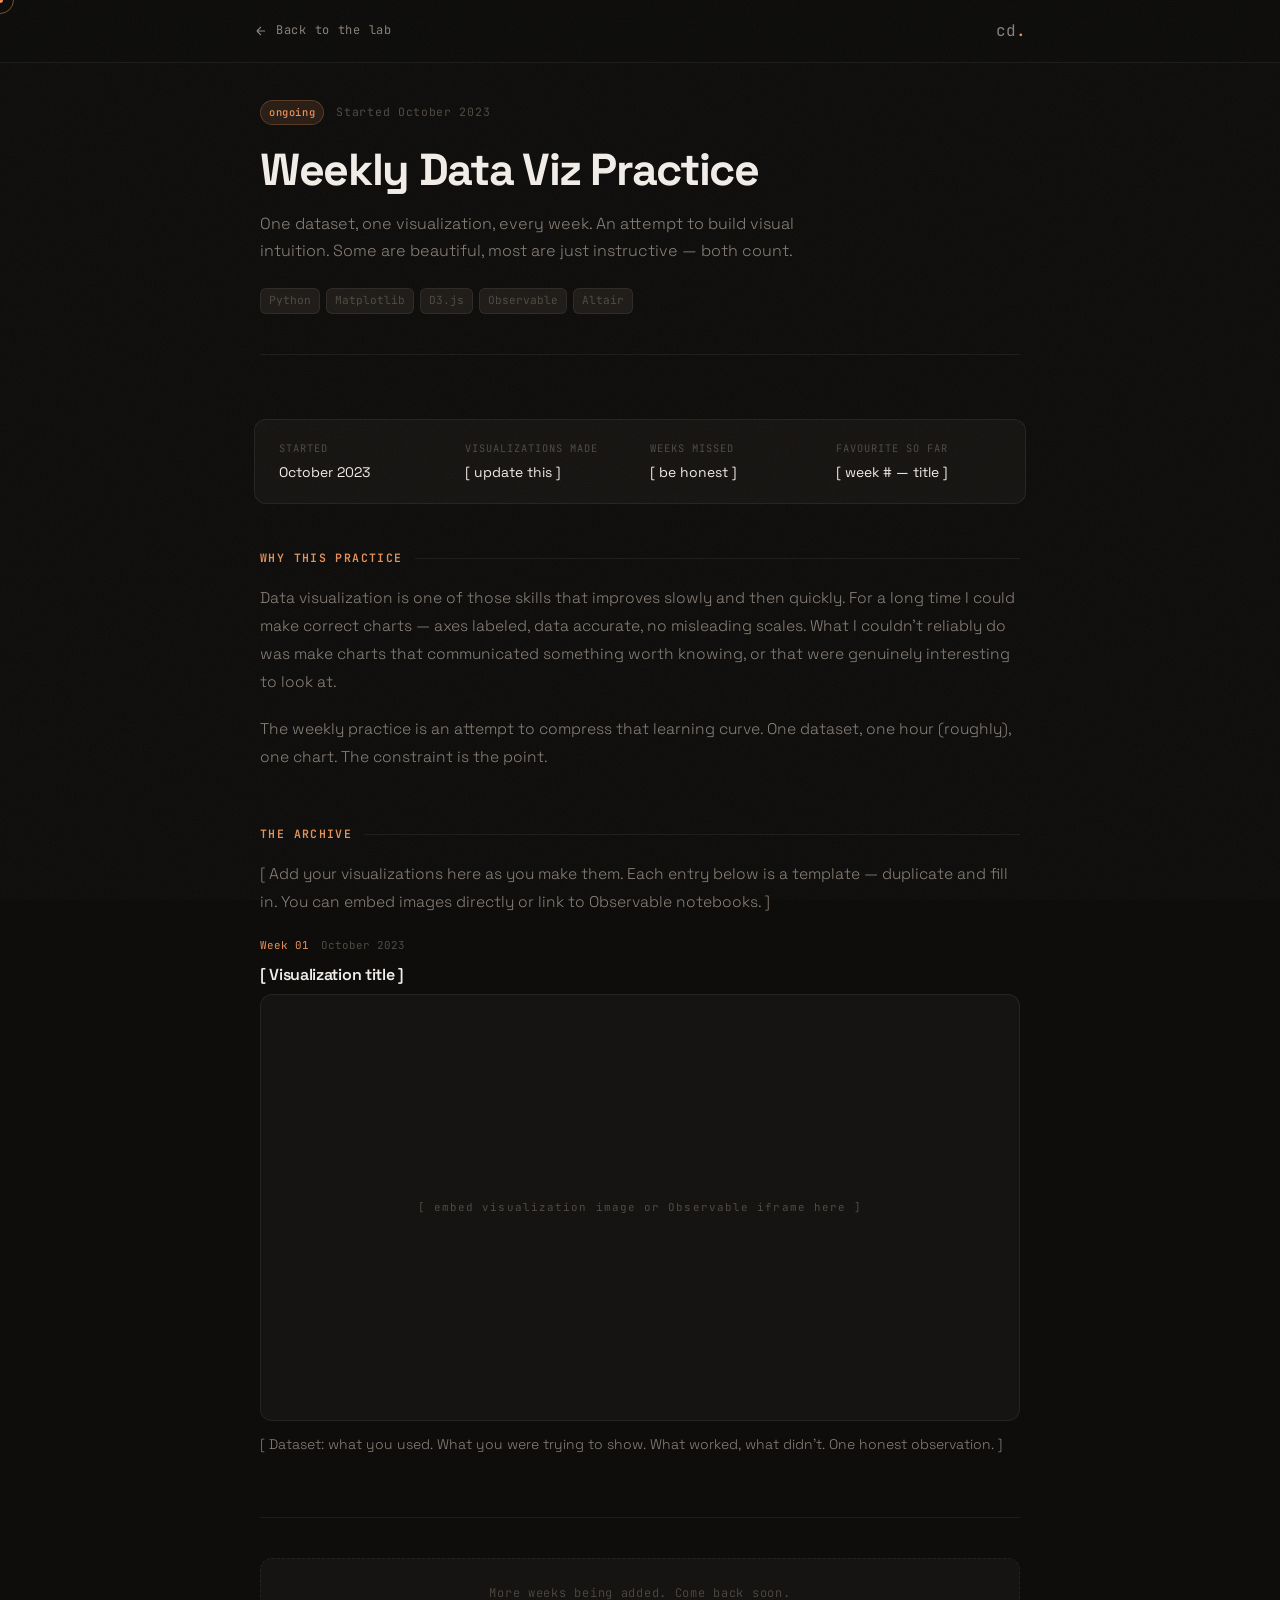
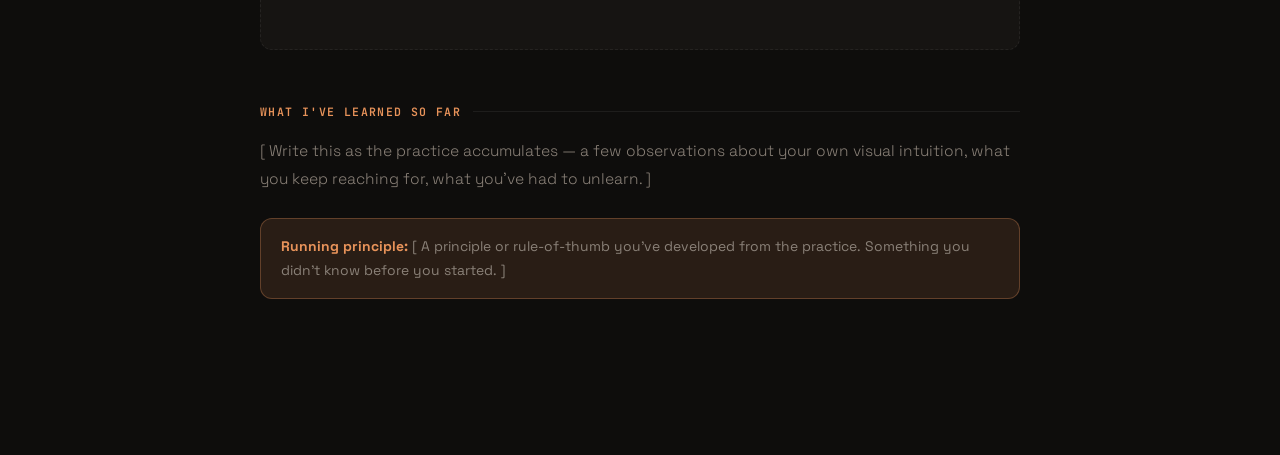
<file: lab/weekly-dataviz.html>
<!DOCTYPE html>
<html lang="en">
<head>
  <meta charset="UTF-8">
  <meta name="viewport" content="width=device-width, initial-scale=1.0">
  <title>Weekly Data Viz Practice — Lab — Chandramita Dutta</title>
  <link rel="preconnect" href="https://fonts.googleapis.com">
  <link rel="preconnect" href="https://fonts.gstatic.com" crossorigin>
  <link href="https://fonts.googleapis.com/css2?family=Space+Grotesk:wght@300;400;500;600;700&family=Instrument+Serif:ital@0;1&family=JetBrains+Mono:wght@400;500&display=swap" rel="stylesheet">
  <link rel="stylesheet" href="../style.css">
  <link rel="stylesheet" href="../pages.css">
</head>
<body>

  <div class="cursor-dot" id="cursorDot"></div>
  <div class="cursor-ring" id="cursorRing"></div>

  <nav class="inner-nav">
    <div class="inner-nav-inner">
      <a href="../index.html#lab" class="back-link">
        <svg width="14" height="14" viewBox="0 0 24 24" fill="none" stroke="currentColor" stroke-width="2"><path d="M19 12H5M5 12l7 7M5 12l7-7"/></svg>
        Back to the lab
      </a>
      <a href="../index.html" class="inner-nav-logo">cd<span class="accent">.</span></a>
    </div>
  </nav>

  <main class="page-wrap">
    <article class="lab-page">

      <header class="lab-page-header">
        <div class="lab-page-toprow">
          <span class="status-badge" data-status="in-progress">ongoing</span>
          <span class="lab-page-started">Started October 2023</span>
        </div>
        <h1 class="lab-page-title">Weekly Data Viz Practice</h1>
        <p class="lab-page-subtitle">One dataset, one visualization, every week. An attempt to build visual intuition. Some are beautiful, most are just instructive — both count.</p>
        <div class="lab-page-tags">
          <span class="tag">Python</span>
          <span class="tag">Matplotlib</span>
          <span class="tag">D3.js</span>
          <span class="tag">Observable</span>
          <span class="tag">Altair</span>
        </div>
      </header>

      <div class="lab-status-block">
        <div>
          <div class="lab-status-item-label">Started</div>
          <div class="lab-status-item-value">October 2023</div>
        </div>
        <div>
          <div class="lab-status-item-label">Visualizations made</div>
          <div class="lab-status-item-value">[ update this ]</div>
        </div>
        <div>
          <div class="lab-status-item-label">Weeks missed</div>
          <div class="lab-status-item-value">[ be honest ]</div>
        </div>
        <div>
          <div class="lab-status-item-label">Favourite so far</div>
          <div class="lab-status-item-value">[ week # — title ]</div>
        </div>
      </div>

      <div class="lab-body">

        <div class="lab-section">
          <h3 class="lab-section-title">Why This Practice</h3>
          <p>Data visualization is one of those skills that improves slowly and then quickly. For a long time I could make correct charts — axes labeled, data accurate, no misleading scales. What I couldn't reliably do was make charts that communicated something worth knowing, or that were genuinely interesting to look at.</p>
          <p>The weekly practice is an attempt to compress that learning curve. One dataset, one hour (roughly), one chart. The constraint is the point.</p>
        </div>

        <div class="lab-section">
          <h3 class="lab-section-title">The Archive</h3>
          <p>[ Add your visualizations here as you make them. Each entry below is a template — duplicate and fill in. You can embed images directly or link to Observable notebooks. ]</p>

          <!-- Viz entry template — duplicate this for each week -->
          <div style="margin-bottom: 40px; padding-bottom: 40px; border-bottom: 1px solid var(--border);">
            <div style="display: flex; align-items: baseline; gap: 12px; margin-bottom: 12px;">
              <span style="font-family: var(--font-mono); font-size: 0.68rem; color: var(--accent);">Week 01</span>
              <span style="font-family: var(--font-mono); font-size: 0.68rem; color: var(--text-dim);">October 2023</span>
            </div>
            <h3 style="font-size: 1rem; color: var(--text); margin-bottom: 10px;">[ Visualization title ]</h3>
            <!-- Replace the div below with an <img> tag when you have the actual image -->
            <div style="width: 100%; aspect-ratio: 16/9; background: var(--bg-2); border: 1px solid var(--border); border-radius: var(--radius); display: flex; align-items: center; justify-content: center; margin-bottom: 12px;">
              <span style="font-family: var(--font-mono); font-size: 0.68rem; color: var(--text-dim); letter-spacing: 0.1em;">[ embed visualization image or Observable iframe here ]</span>
            </div>
            <p style="font-size: 0.87rem; color: var(--text-muted); line-height: 1.7;">[ Dataset: what you used. What you were trying to show. What worked, what didn't. One honest observation. ]</p>
          </div>

          <div style="background: var(--bg-2); border: 1px dashed var(--border); border-radius: var(--radius); padding: 24px; text-align: center;">
            <p style="font-family: var(--font-mono); font-size: 0.75rem; color: var(--text-dim); letter-spacing: 0.06em;">More weeks being added. Come back soon.</p>
          </div>
        </div>

        <div class="lab-section">
          <h3 class="lab-section-title">What I've Learned So Far</h3>
          <p>[ Write this as the practice accumulates — a few observations about your own visual intuition, what you keep reaching for, what you've had to unlearn. ]</p>
          <div class="lab-note">
            <strong>Running principle:</strong> [ A principle or rule-of-thumb you've developed from the practice. Something you didn't know before you started. ]
          </div>
        </div>

      </div>
    </article>
  </main>

  <script src="../script.js"></script>
</body>
</html>
</file>
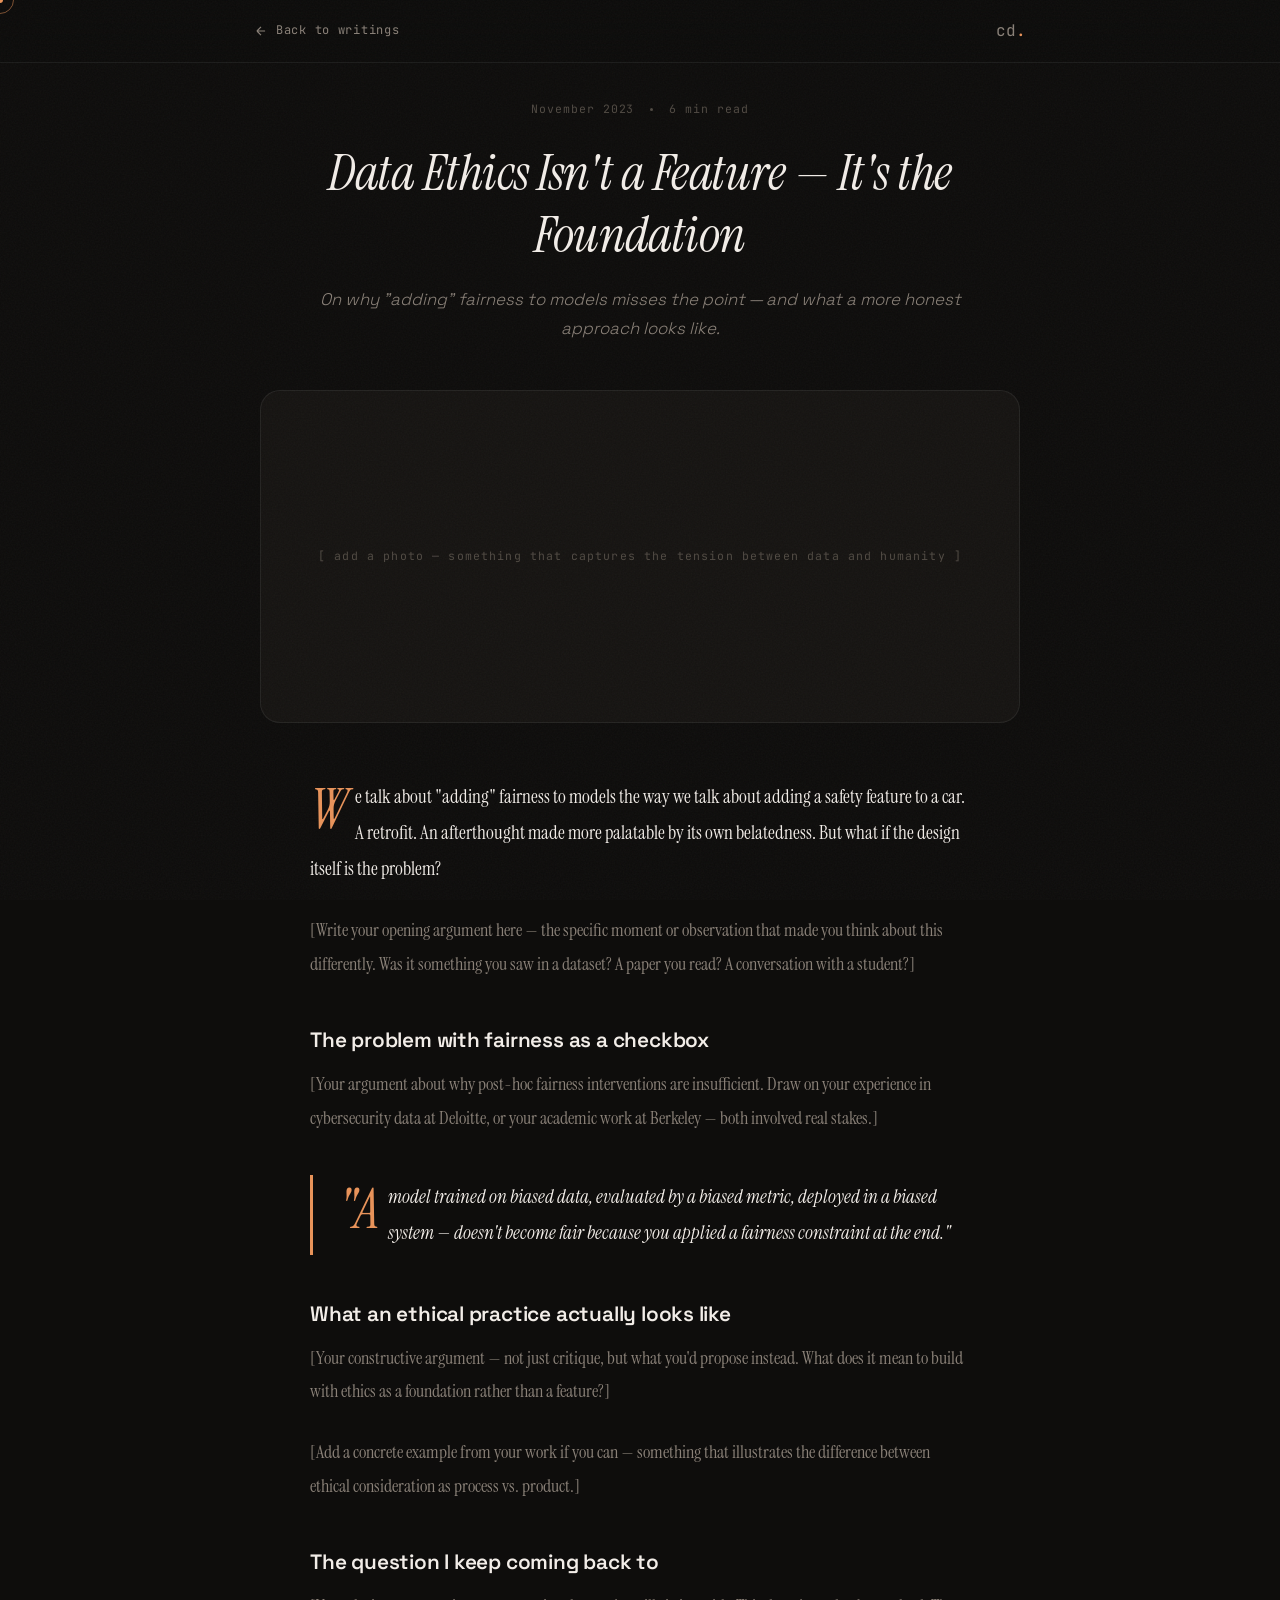
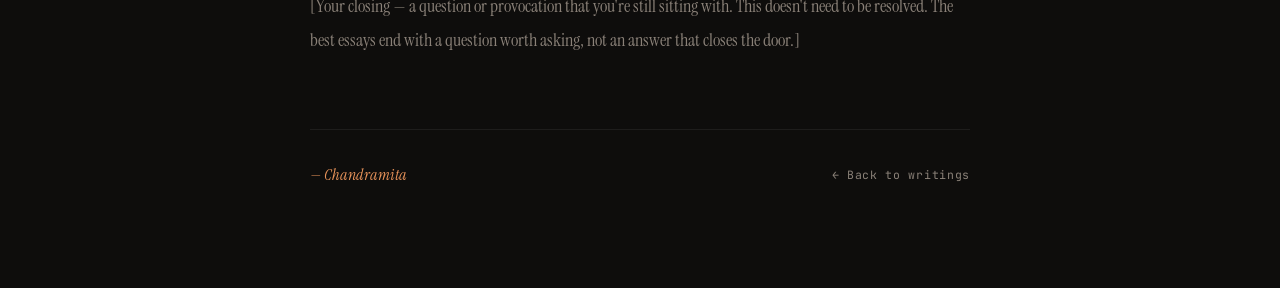
<file: writing/data-ethics.html>
<!DOCTYPE html>
<html lang="en">
<head>
  <meta charset="UTF-8">
  <meta name="viewport" content="width=device-width, initial-scale=1.0">
  <title>Data Ethics Isn't a Feature — Chandramita Dutta</title>
  <link rel="preconnect" href="https://fonts.googleapis.com">
  <link rel="preconnect" href="https://fonts.gstatic.com" crossorigin>
  <link href="https://fonts.googleapis.com/css2?family=Space+Grotesk:wght@300;400;500;600;700&family=Instrument+Serif:ital@0;1&family=JetBrains+Mono:wght@400;500&display=swap" rel="stylesheet">
  <link rel="stylesheet" href="../style.css">
  <link rel="stylesheet" href="../pages.css">
</head>
<body>

  <div class="cursor-dot" id="cursorDot"></div>
  <div class="cursor-ring" id="cursorRing"></div>

  <nav class="inner-nav">
    <div class="inner-nav-inner">
      <a href="../index.html#walls" class="back-link">
        <svg width="14" height="14" viewBox="0 0 24 24" fill="none" stroke="currentColor" stroke-width="2"><path d="M19 12H5M5 12l7 7M5 12l7-7"/></svg>
        Back to writings
      </a>
      <a href="../index.html" class="inner-nav-logo">cd<span class="accent">.</span></a>
    </div>
  </nav>

  <main class="page-wrap">
    <article class="writing-page">

      <header class="writing-header">
        <div class="writing-header-meta">
          <span class="writing-header-date">November 2023</span>
          <span class="writing-header-dot"></span>
          <span class="writing-header-readtime">6 min read</span>
        </div>
        <h1 class="writing-page-title">Data Ethics Isn't a Feature — It's the Foundation</h1>
        <p class="writing-page-subtitle">On why "adding" fairness to models misses the point — and what a more honest approach looks like.</p>
      </header>

      <div class="writing-photo-wrap">
        <span class="writing-photo-placeholder">[ add a photo — something that captures the tension between data and humanity ]</span>
      </div>

      <div class="writing-body">

        <p>We talk about "adding" fairness to models the way we talk about adding a safety feature to a car. A retrofit. An afterthought made more palatable by its own belatedness. But what if the design itself is the problem?</p>

        <p>[Write your opening argument here — the specific moment or observation that made you think about this differently. Was it something you saw in a dataset? A paper you read? A conversation with a student?]</p>

        <h2>The problem with fairness as a checkbox</h2>

        <p>[Your argument about why post-hoc fairness interventions are insufficient. Draw on your experience in cybersecurity data at Deloitte, or your academic work at Berkeley — both involved real stakes.]</p>

        <blockquote>
          <p>"A model trained on biased data, evaluated by a biased metric, deployed in a biased system — doesn't become fair because you applied a fairness constraint at the end."</p>
        </blockquote>

        <h2>What an ethical practice actually looks like</h2>

        <p>[Your constructive argument — not just critique, but what you'd propose instead. What does it mean to build with ethics as a foundation rather than a feature?]</p>

        <p>[Add a concrete example from your work if you can — something that illustrates the difference between ethical consideration as process vs. product.]</p>

        <h2>The question I keep coming back to</h2>

        <p>[Your closing — a question or provocation that you're still sitting with. This doesn't need to be resolved. The best essays end with a question worth asking, not an answer that closes the door.]</p>

      </div>

      <footer class="writing-footer">
        <span class="writing-footer-sig">— Chandramita</span>
        <a href="../index.html#walls" class="writing-footer-back">← Back to writings</a>
      </footer>

    </article>
  </main>

  <script src="../script.js"></script>
</body>
</html>
</file>
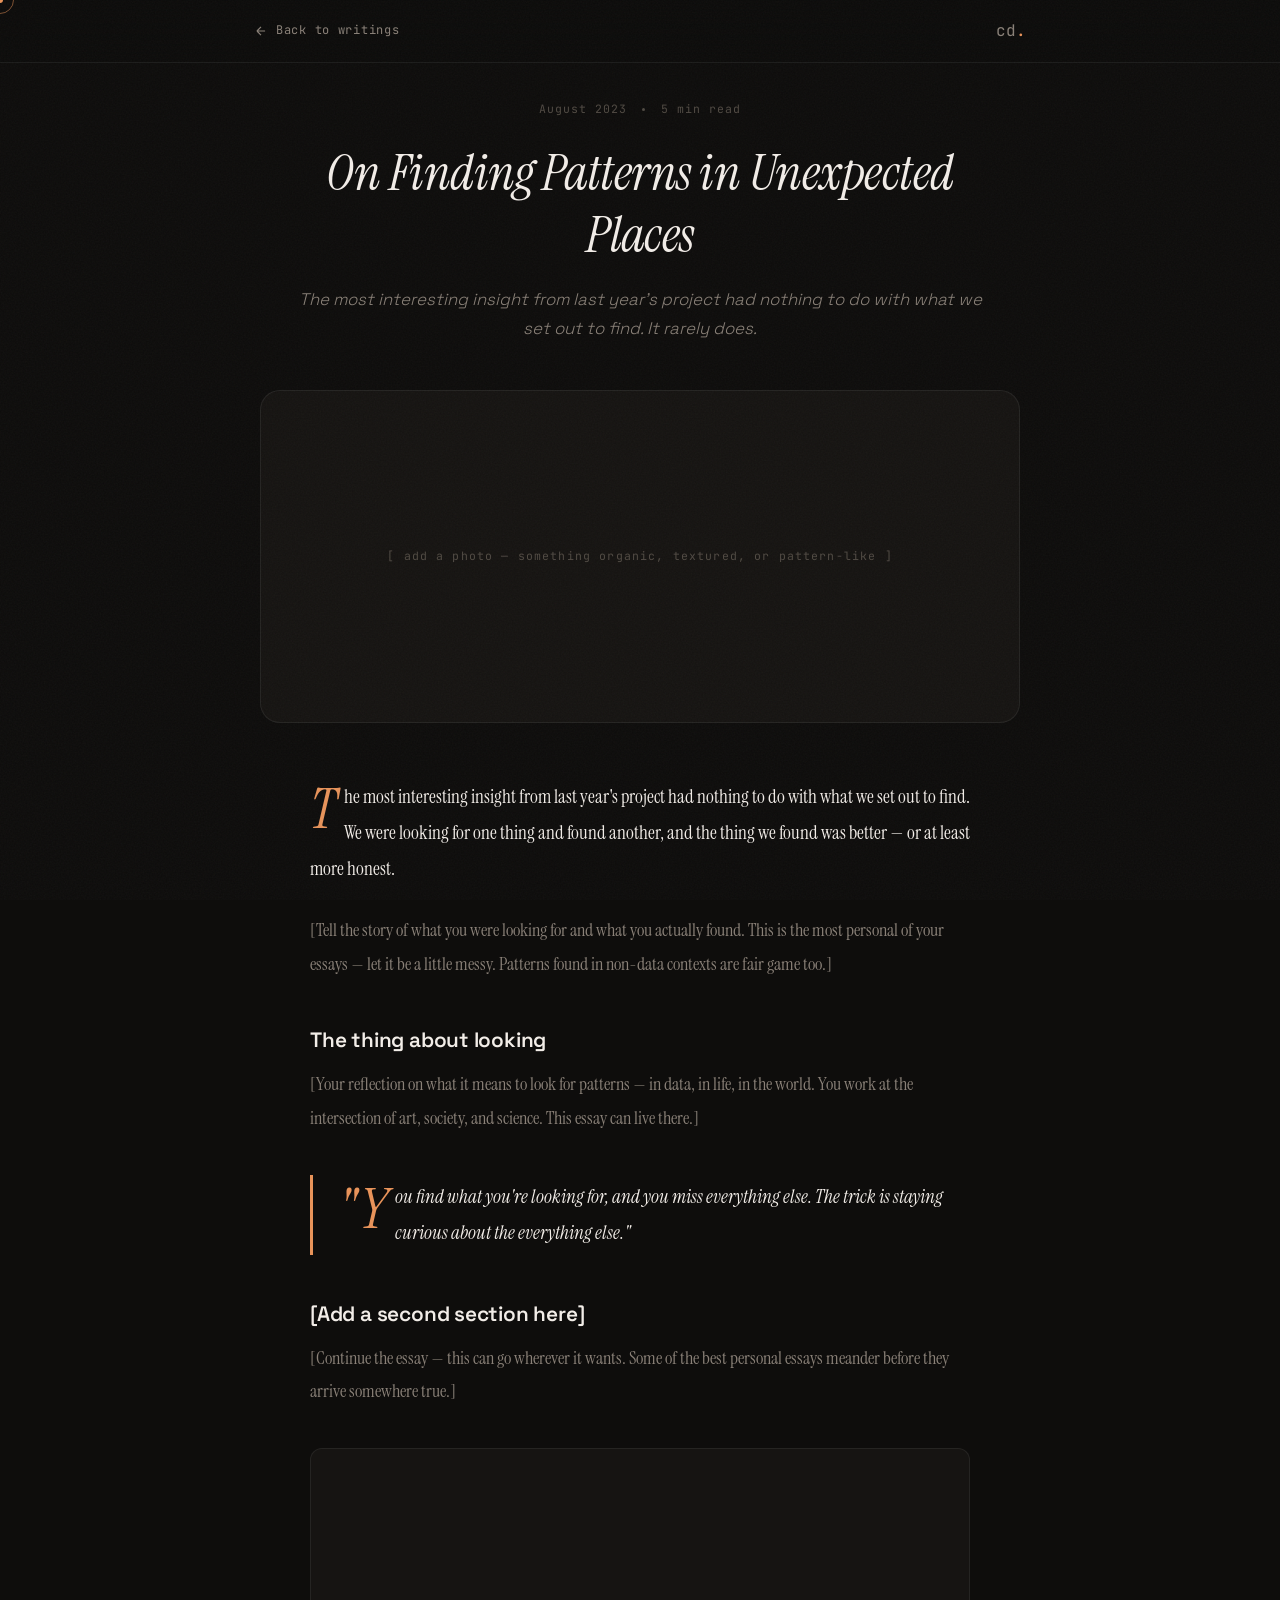
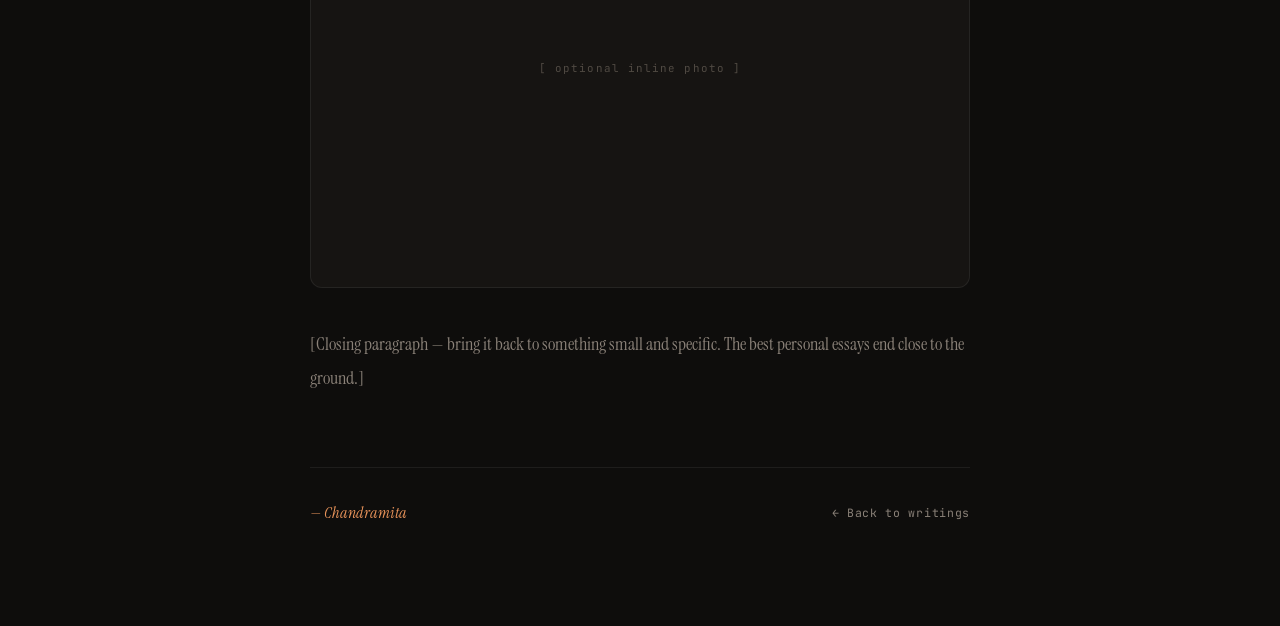
<file: writing/finding-patterns.html>
<!DOCTYPE html>
<html lang="en">
<head>
  <meta charset="UTF-8">
  <meta name="viewport" content="width=device-width, initial-scale=1.0">
  <title>On Finding Patterns in Unexpected Places — Chandramita Dutta</title>
  <link rel="preconnect" href="https://fonts.googleapis.com">
  <link rel="preconnect" href="https://fonts.gstatic.com" crossorigin>
  <link href="https://fonts.googleapis.com/css2?family=Space+Grotesk:wght@300;400;500;600;700&family=Instrument+Serif:ital@0;1&family=JetBrains+Mono:wght@400;500&display=swap" rel="stylesheet">
  <link rel="stylesheet" href="../style.css">
  <link rel="stylesheet" href="../pages.css">
</head>
<body>

  <div class="cursor-dot" id="cursorDot"></div>
  <div class="cursor-ring" id="cursorRing"></div>

  <nav class="inner-nav">
    <div class="inner-nav-inner">
      <a href="../index.html#walls" class="back-link">
        <svg width="14" height="14" viewBox="0 0 24 24" fill="none" stroke="currentColor" stroke-width="2"><path d="M19 12H5M5 12l7 7M5 12l7-7"/></svg>
        Back to writings
      </a>
      <a href="../index.html" class="inner-nav-logo">cd<span class="accent">.</span></a>
    </div>
  </nav>

  <main class="page-wrap">
    <article class="writing-page">

      <header class="writing-header">
        <div class="writing-header-meta">
          <span class="writing-header-date">August 2023</span>
          <span class="writing-header-dot"></span>
          <span class="writing-header-readtime">5 min read</span>
        </div>
        <h1 class="writing-page-title">On Finding Patterns in Unexpected Places</h1>
        <p class="writing-page-subtitle">The most interesting insight from last year's project had nothing to do with what we set out to find. It rarely does.</p>
      </header>

      <div class="writing-photo-wrap">
        <span class="writing-photo-placeholder">[ add a photo — something organic, textured, or pattern-like ]</span>
      </div>

      <div class="writing-body">

        <p>The most interesting insight from last year's project had nothing to do with what we set out to find. We were looking for one thing and found another, and the thing we found was better — or at least more honest.</p>

        <p>[Tell the story of what you were looking for and what you actually found. This is the most personal of your essays — let it be a little messy. Patterns found in non-data contexts are fair game too.]</p>

        <h2>The thing about looking</h2>

        <p>[Your reflection on what it means to look for patterns — in data, in life, in the world. You work at the intersection of art, society, and science. This essay can live there.]</p>

        <blockquote>
          <p>"You find what you're looking for, and you miss everything else. The trick is staying curious about the everything else."</p>
        </blockquote>

        <h2>[Add a second section here]</h2>

        <p>[Continue the essay — this can go wherever it wants. Some of the best personal essays meander before they arrive somewhere true.]</p>

        <div class="inline-photo">
          <span class="writing-body inline-photo-placeholder" style="font-family: var(--font-mono); font-size: 0.68rem; color: var(--text-dim); letter-spacing: 0.1em;">[ optional inline photo ]</span>
        </div>

        <p>[Closing paragraph — bring it back to something small and specific. The best personal essays end close to the ground.]</p>

      </div>

      <footer class="writing-footer">
        <span class="writing-footer-sig">— Chandramita</span>
        <a href="../index.html#walls" class="writing-footer-back">← Back to writings</a>
      </footer>

    </article>
  </main>

  <script src="../script.js"></script>
</body>
</html>
</file>
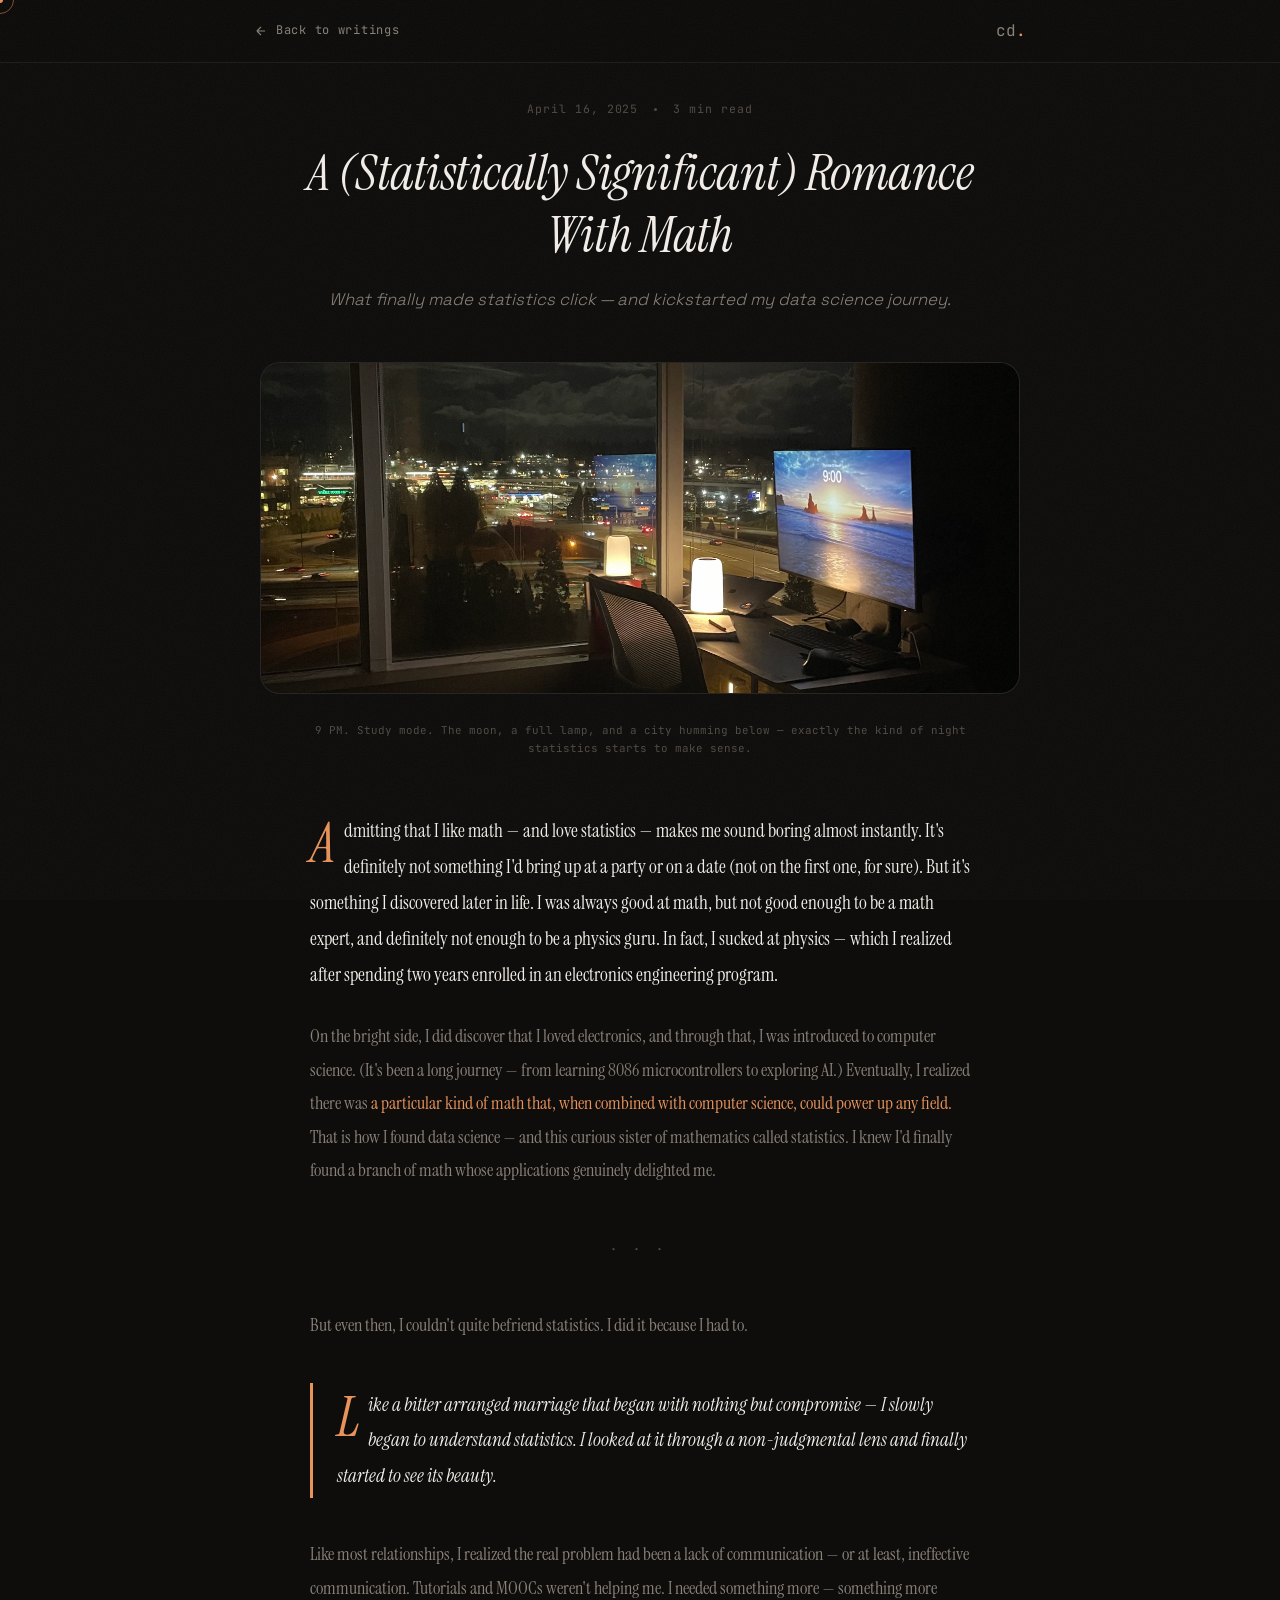
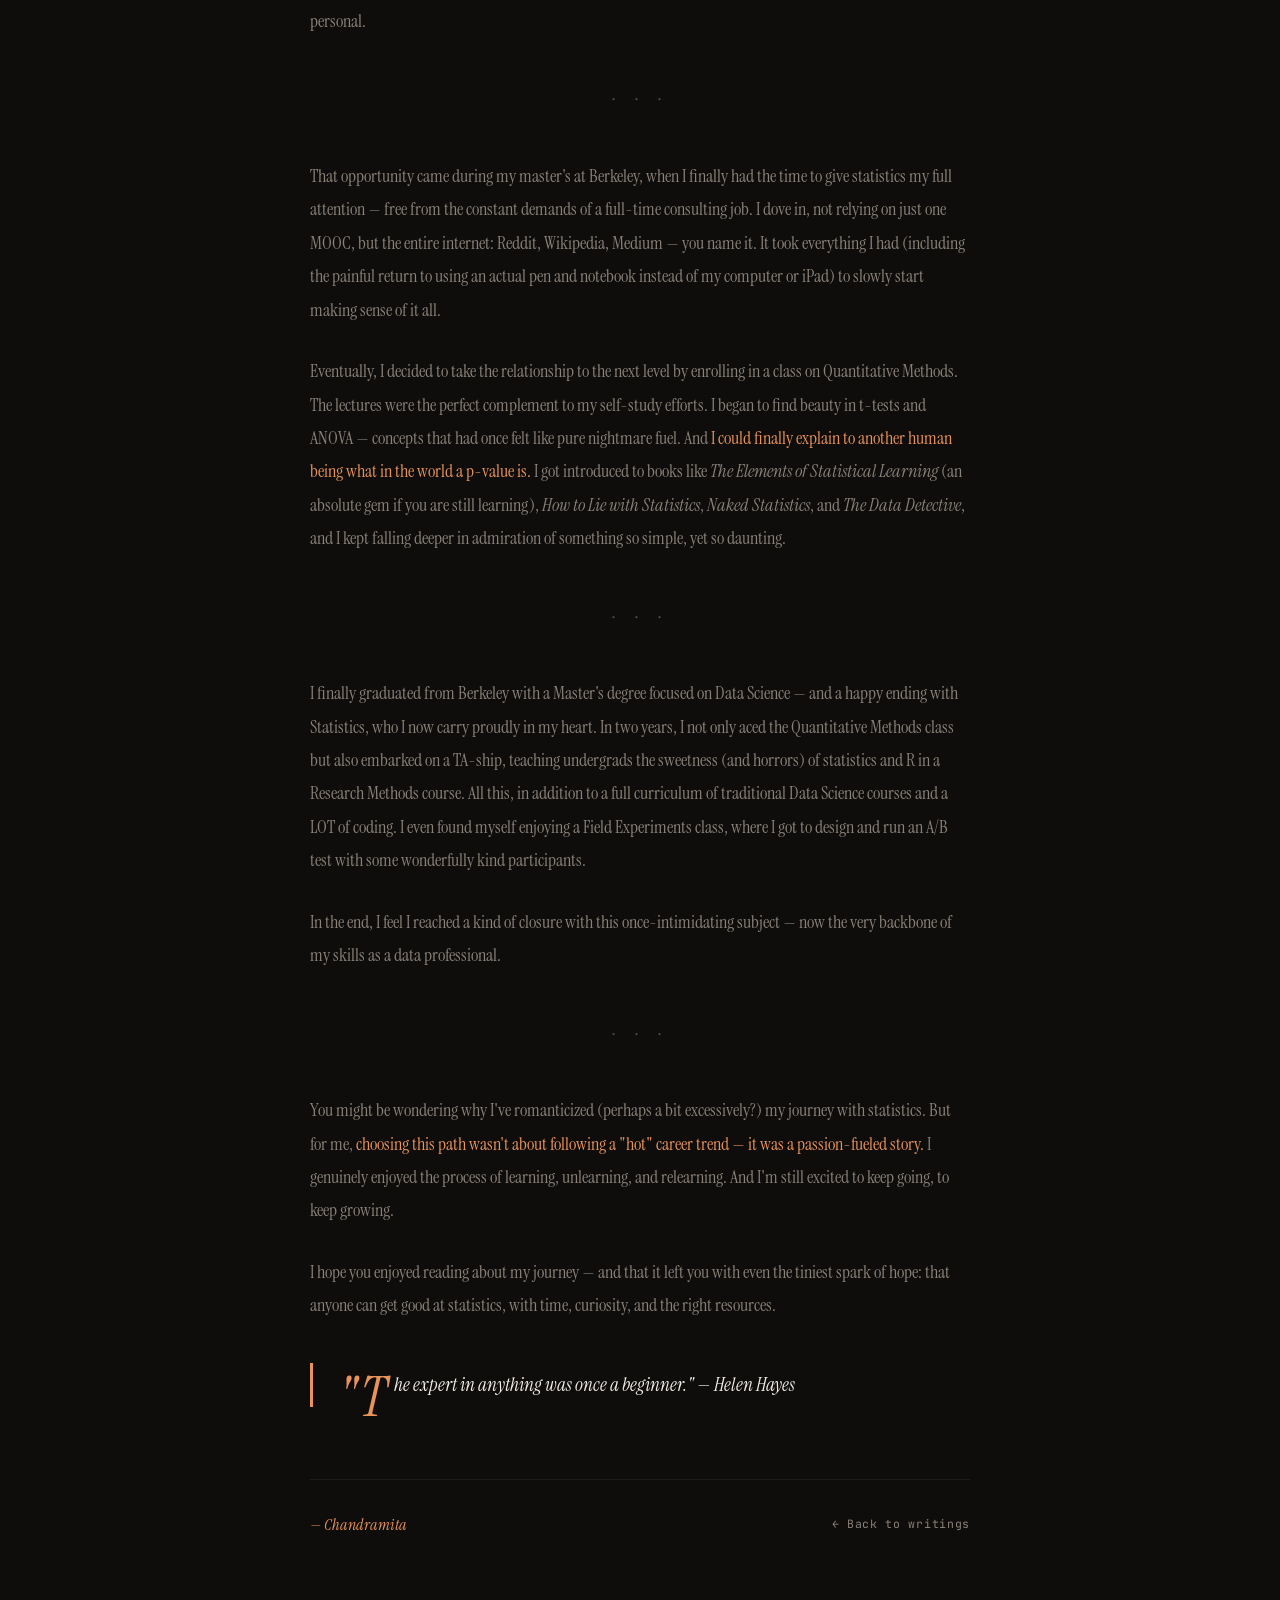
<file: writing/stats-romance.html>
<!DOCTYPE html>
<html lang="en">
<head>
  <meta charset="UTF-8">
  <meta name="viewport" content="width=device-width, initial-scale=1.0">
  <title>A (Statistically Significant) Romance With Math — Chandramita Dutta</title>
  <meta name="description" content="What finally made statistics click — and kickstarted my data science journey.">
  <link rel="preconnect" href="https://fonts.googleapis.com">
  <link rel="preconnect" href="https://fonts.gstatic.com" crossorigin>
  <link href="https://fonts.googleapis.com/css2?family=Space+Grotesk:wght@300;400;500;600;700&family=Instrument+Serif:ital@0;1&family=JetBrains+Mono:wght@400;500&display=swap" rel="stylesheet">
  <link rel="stylesheet" href="../style.css">
  <link rel="stylesheet" href="../pages.css">
</head>
<body>

  <!-- Reading progress bar -->
  <div class="reading-progress" id="readingProgress"></div>

  <!-- Custom cursor -->
  <div class="cursor-dot" id="cursorDot"></div>
  <div class="cursor-ring" id="cursorRing"></div>

  <nav class="inner-nav">
    <div class="inner-nav-inner">
      <a href="../index.html#walls" class="back-link">
        <svg width="14" height="14" viewBox="0 0 24 24" fill="none" stroke="currentColor" stroke-width="2"><path d="M19 12H5M5 12l7 7M5 12l7-7"/></svg>
        Back to writings
      </a>
      <a href="../index.html" class="inner-nav-logo">cd<span class="accent">.</span></a>
    </div>
  </nav>

  <main class="page-wrap">
    <article class="writing-page">

      <!-- Header -->
      <header class="writing-header">
        <div class="writing-header-meta">
          <span class="writing-header-date">April 16, 2025</span>
          <span class="writing-header-dot"></span>
          <span class="writing-header-readtime">3 min read</span>
        </div>
        <h1 class="writing-page-title">A (Statistically Significant) Romance With Math</h1>
        <p class="writing-page-subtitle">What finally made statistics click — and kickstarted my data science journey.</p>
      </header>

      <!-- Hero photo -->
      <div class="writing-photo-wrap">
        <img src="../assets/images/stats-romance.png" alt="A late-night study desk bathed in lamp glow, city lights and a full moon through the window.">
      </div>
      <p class="writing-photo-caption">9 PM. Study mode. The moon, a full lamp, and a city humming below — exactly the kind of night statistics starts to make sense.</p>

      <!-- Body -->
      <div class="writing-body">

        <p>Admitting that I like math — and love statistics — makes me sound boring almost instantly. It's definitely not something I'd bring up at a party or on a date (not on the first one, for sure). But it's something I discovered later in life. I was always good at math, but not good enough to be a math expert, and definitely not enough to be a physics guru. In fact, I sucked at physics — which I realized after spending two years enrolled in an electronics engineering program.</p>

        <p>On the bright side, I did discover that I loved electronics, and through that, I was introduced to computer science. (It's been a long journey — from learning 8086 microcontrollers to exploring AI.) Eventually, I realized there was <mark class="writing-highlight">a particular kind of math that, when combined with computer science, could power up any field.</mark> That is how I found data science — and this curious sister of mathematics called statistics. I knew I'd finally found a branch of math whose applications genuinely delighted me.</p>

        <div class="writing-divider">· · ·</div>

        <p>But even then, I couldn't quite befriend statistics. I did it because I had to.</p>

        <blockquote>
          <p>Like a bitter arranged marriage that began with nothing but compromise — I slowly began to understand statistics. I looked at it through a non-judgmental lens and finally started to see its beauty.</p>
        </blockquote>

        <p>Like most relationships, I realized the real problem had been a lack of communication — or at least, ineffective communication. Tutorials and MOOCs weren't helping me. I needed something more — something more personal.</p>

        <div class="writing-divider">· · ·</div>

        <p>That opportunity came during my master's at Berkeley, when I finally had the time to give statistics my full attention — free from the constant demands of a full-time consulting job. I dove in, not relying on just one MOOC, but the entire internet: Reddit, Wikipedia, Medium — you name it. It took everything I had (including the painful return to using an actual pen and notebook instead of my computer or iPad) to slowly start making sense of it all.</p>

        <p>Eventually, I decided to take the relationship to the next level by enrolling in a class on Quantitative Methods. The lectures were the perfect complement to my self-study efforts. I began to find beauty in t-tests and ANOVA — concepts that had once felt like pure nightmare fuel. And <mark class="writing-highlight">I could finally explain to another human being what in the world a p-value is.</mark> I got introduced to books like <em>The Elements of Statistical Learning</em> (an absolute gem if you are still learning), <em>How to Lie with Statistics</em>, <em>Naked Statistics</em>, and <em>The Data Detective</em>, and I kept falling deeper in admiration of something so simple, yet so daunting.</p>

        <div class="writing-divider">· · ·</div>

        <p>I finally graduated from Berkeley with a Master's degree focused on Data Science — and a happy ending with Statistics, who I now carry proudly in my heart. In two years, I not only aced the Quantitative Methods class but also embarked on a TA-ship, teaching undergrads the sweetness (and horrors) of statistics and R in a Research Methods course. All this, in addition to a full curriculum of traditional Data Science courses and a LOT of coding. I even found myself enjoying a Field Experiments class, where I got to design and run an A/B test with some wonderfully kind participants.</p>

        <p>In the end, I feel I reached a kind of closure with this once-intimidating subject — now the very backbone of my skills as a data professional.</p>

        <div class="writing-divider">· · ·</div>

        <p>You might be wondering why I've romanticized (perhaps a bit excessively?) my journey with statistics. But for me, <mark class="writing-highlight">choosing this path wasn't about following a "hot" career trend — it was a passion-fueled story.</mark> I genuinely enjoyed the process of learning, unlearning, and relearning. And I'm still excited to keep going, to keep growing.</p>

        <p>I hope you enjoyed reading about my journey — and that it left you with even the tiniest spark of hope: that anyone can get good at statistics, with time, curiosity, and the right resources.</p>

        <blockquote>
          <p>"The expert in anything was once a beginner." — Helen Hayes</p>
        </blockquote>

      </div>

      <footer class="writing-footer">
        <span class="writing-footer-sig">— Chandramita</span>
        <a href="../index.html#walls" class="writing-footer-back">← Back to writings</a>
      </footer>

    </article>
  </main>

  <script src="../script.js"></script>
</body>
</html>
</file>
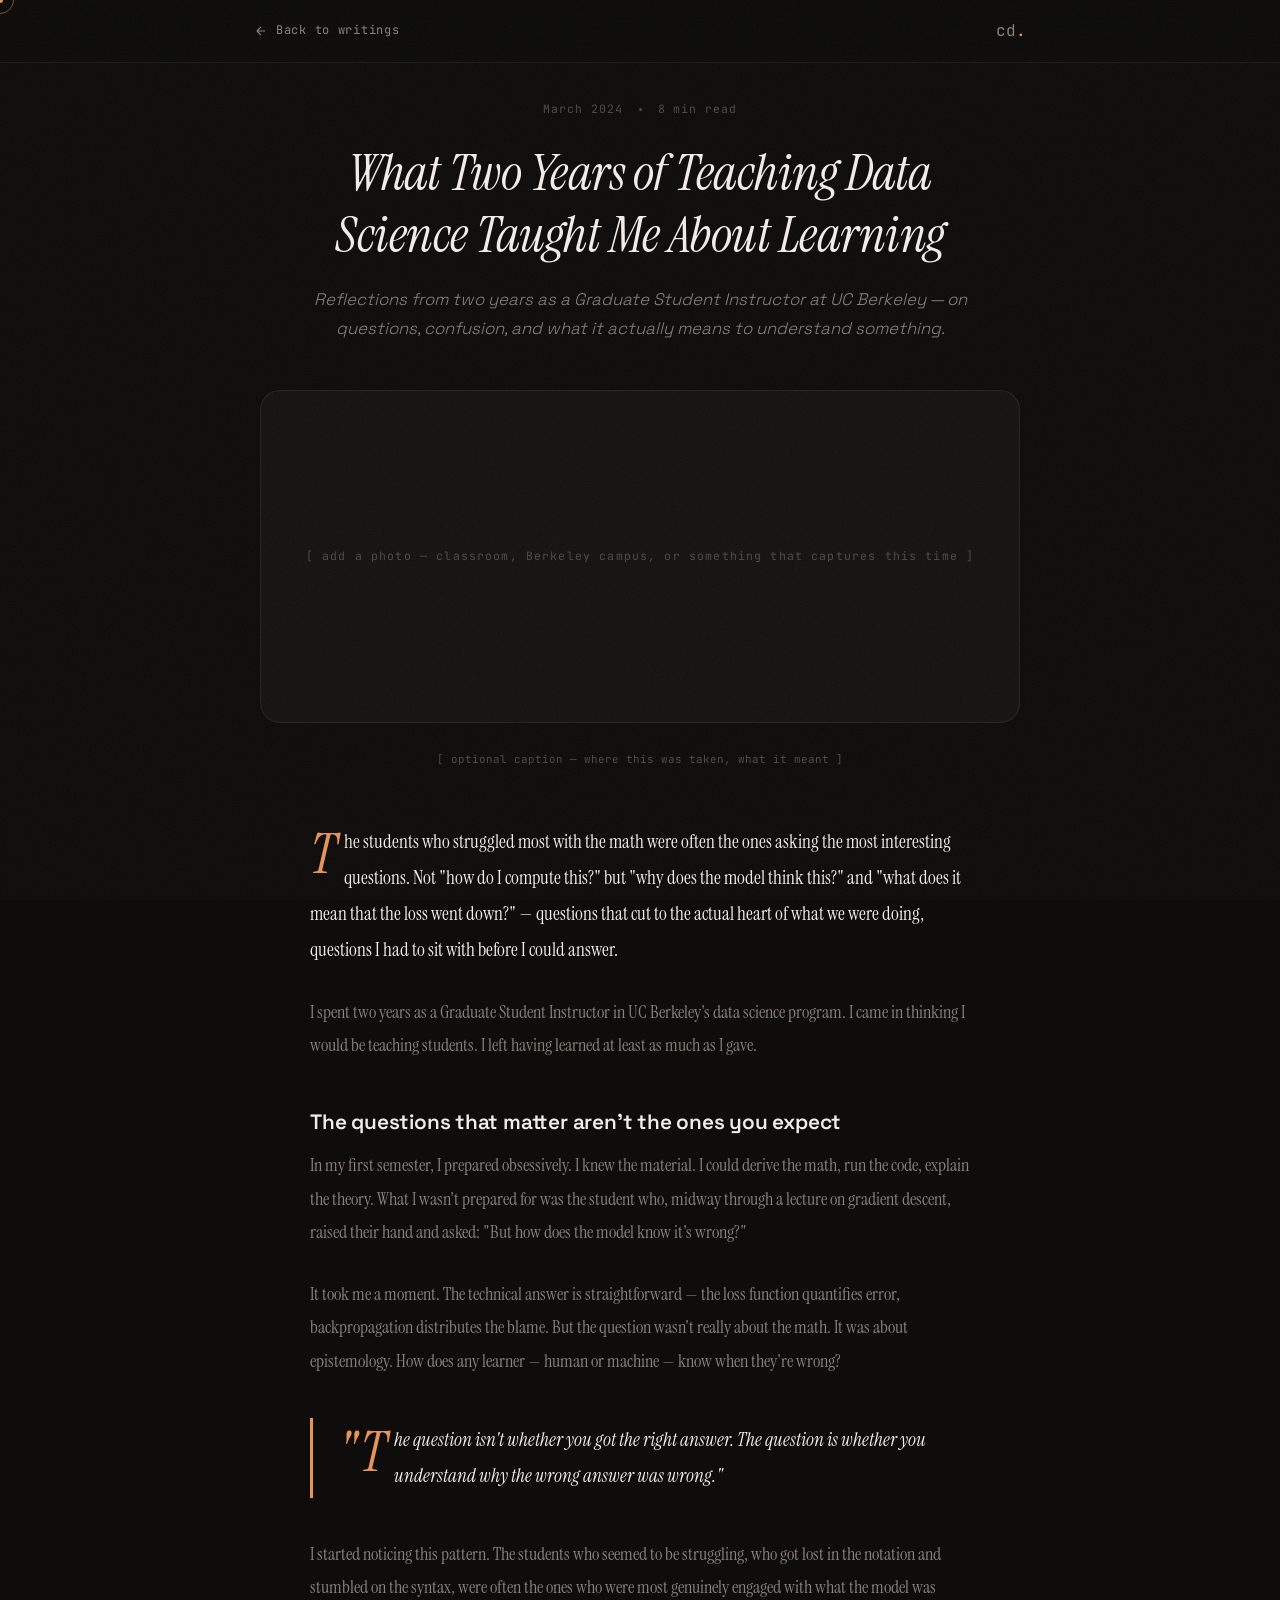
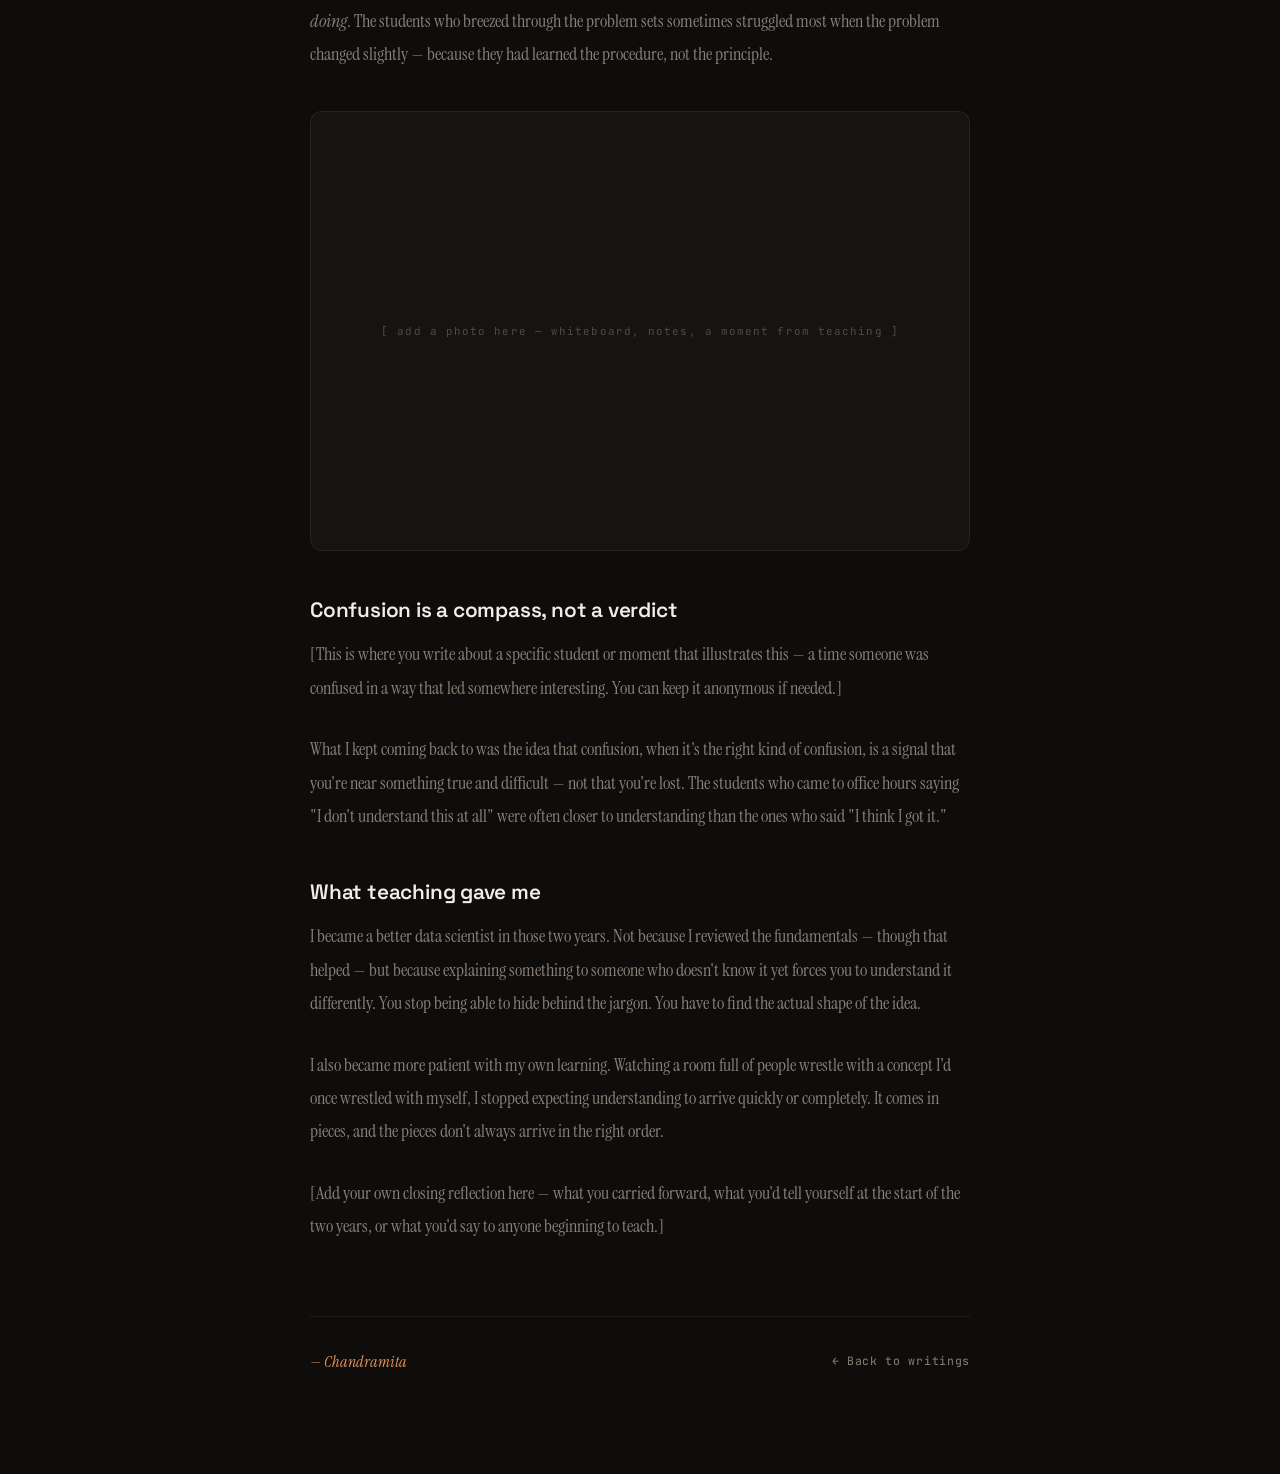
<file: writing/teaching-data-science.html>
<!DOCTYPE html>
<html lang="en">
<head>
  <meta charset="UTF-8">
  <meta name="viewport" content="width=device-width, initial-scale=1.0">
  <title>What Two Years of Teaching Data Science Taught Me About Learning — Chandramita Dutta</title>
  <link rel="preconnect" href="https://fonts.googleapis.com">
  <link rel="preconnect" href="https://fonts.gstatic.com" crossorigin>
  <link href="https://fonts.googleapis.com/css2?family=Space+Grotesk:wght@300;400;500;600;700&family=Instrument+Serif:ital@0;1&family=JetBrains+Mono:wght@400;500&display=swap" rel="stylesheet">
  <link rel="stylesheet" href="../style.css">
  <link rel="stylesheet" href="../pages.css">
</head>
<body>

  <div class="cursor-dot" id="cursorDot"></div>
  <div class="cursor-ring" id="cursorRing"></div>

  <nav class="inner-nav">
    <div class="inner-nav-inner">
      <a href="../index.html#walls" class="back-link">
        <svg width="14" height="14" viewBox="0 0 24 24" fill="none" stroke="currentColor" stroke-width="2"><path d="M19 12H5M5 12l7 7M5 12l7-7"/></svg>
        Back to writings
      </a>
      <a href="../index.html" class="inner-nav-logo">cd<span class="accent">.</span></a>
    </div>
  </nav>

  <main class="page-wrap">
    <article class="writing-page">

      <!-- Header -->
      <header class="writing-header">
        <div class="writing-header-meta">
          <span class="writing-header-date">March 2024</span>
          <span class="writing-header-dot"></span>
          <span class="writing-header-readtime">8 min read</span>
        </div>
        <h1 class="writing-page-title">What Two Years of Teaching Data Science Taught Me About Learning</h1>
        <p class="writing-page-subtitle">Reflections from two years as a Graduate Student Instructor at UC Berkeley — on questions, confusion, and what it actually means to understand something.</p>
      </header>

      <!-- Hero photo -->
      <div class="writing-photo-wrap">
        <span class="writing-photo-placeholder">[ add a photo — classroom, Berkeley campus, or something that captures this time ]</span>
      </div>
      <p class="writing-photo-caption">[ optional caption — where this was taken, what it meant ]</p>

      <!-- Body -->
      <div class="writing-body">

        <p>The students who struggled most with the math were often the ones asking the most interesting questions. Not "how do I compute this?" but "why does the model think this?" and "what does it mean that the loss went down?" — questions that cut to the actual heart of what we were doing, questions I had to sit with before I could answer.</p>

        <p>I spent two years as a Graduate Student Instructor in UC Berkeley's data science program. I came in thinking I would be teaching students. I left having learned at least as much as I gave.</p>

        <h2>The questions that matter aren't the ones you expect</h2>

        <p>In my first semester, I prepared obsessively. I knew the material. I could derive the math, run the code, explain the theory. What I wasn't prepared for was the student who, midway through a lecture on gradient descent, raised their hand and asked: "But how does the model know it's wrong?"</p>

        <p>It took me a moment. The technical answer is straightforward — the loss function quantifies error, backpropagation distributes the blame. But the question wasn't really about the math. It was about epistemology. How does any learner — human or machine — know when they're wrong?</p>

        <blockquote>
          <p>"The question isn't whether you got the right answer. The question is whether you understand why the wrong answer was wrong."</p>
        </blockquote>

        <p>I started noticing this pattern. The students who seemed to be struggling, who got lost in the notation and stumbled on the syntax, were often the ones who were most genuinely engaged with what the model was <em>doing</em>. The students who breezed through the problem sets sometimes struggled most when the problem changed slightly — because they had learned the procedure, not the principle.</p>

        <div class="inline-photo">
          <span class="writing-body inline-photo-placeholder" style="font-family: var(--font-mono); font-size: 0.68rem; color: var(--text-dim); letter-spacing: 0.1em;">[ add a photo here — whiteboard, notes, a moment from teaching ]</span>
        </div>

        <h2>Confusion is a compass, not a verdict</h2>

        <p>[This is where you write about a specific student or moment that illustrates this — a time someone was confused in a way that led somewhere interesting. You can keep it anonymous if needed.]</p>

        <p>What I kept coming back to was the idea that confusion, when it's the right kind of confusion, is a signal that you're near something true and difficult — not that you're lost. The students who came to office hours saying "I don't understand this at all" were often closer to understanding than the ones who said "I think I got it."</p>

        <h2>What teaching gave me</h2>

        <p>I became a better data scientist in those two years. Not because I reviewed the fundamentals — though that helped — but because explaining something to someone who doesn't know it yet forces you to understand it differently. You stop being able to hide behind the jargon. You have to find the actual shape of the idea.</p>

        <p>I also became more patient with my own learning. Watching a room full of people wrestle with a concept I'd once wrestled with myself, I stopped expecting understanding to arrive quickly or completely. It comes in pieces, and the pieces don't always arrive in the right order.</p>

        <p>[Add your own closing reflection here — what you carried forward, what you'd tell yourself at the start of the two years, or what you'd say to anyone beginning to teach.]</p>

      </div>

      <footer class="writing-footer">
        <span class="writing-footer-sig">— Chandramita</span>
        <a href="../index.html#walls" class="writing-footer-back">← Back to writings</a>
      </footer>

    </article>
  </main>

  <script src="../script.js"></script>
</body>
</html>
</file>
<file: style.css>
/* ============================================================
   RESET & BASE
============================================================ */
*, *::before, *::after {
  box-sizing: border-box;
  margin: 0;
  padding: 0;
}

html {
  scroll-behavior: smooth;
  font-size: 16px;
}

body {
  background-color: var(--bg);
  color: var(--text);
  font-family: var(--font-sans);
  line-height: 1.6;
  -webkit-font-smoothing: antialiased;
  overflow-x: hidden;
}

/* Grain texture overlay */
body::after {
  content: '';
  position: fixed;
  inset: 0;
  background-image: url("data:image/svg+xml,%3Csvg xmlns='http://www.w3.org/2000/svg'%3E%3Cfilter id='n'%3E%3CfeTurbulence type='fractalNoise' baseFrequency='0.65' numOctaves='3' stitchTiles='stitch'/%3E%3C/filter%3E%3Crect width='100%25' height='100%25' filter='url(%23n)'/%3E%3C/svg%3E");
  opacity: 0.035;
  pointer-events: none;
  z-index: 10000;
}

img, svg { display: block; }
a { color: inherit; text-decoration: none; }
ul { list-style: none; }

/* ============================================================
   DESIGN TOKENS
============================================================ */
:root {
  /* Colors */
  --bg:           #0e0d0c;
  --bg-2:         #161412;
  --bg-3:         #1e1b18;
  --bg-4:         #252118;
  --accent:       #e8935a;
  --accent-dim:   rgba(232, 147, 90, 0.12);
  --accent-glow:  rgba(232, 147, 90, 0.25);
  --accent-2:     #9b7fa6;
  --accent-2-dim: rgba(155, 127, 166, 0.12);
  --green:        #4caf82;
  --text:         #f2ede8;
  --text-muted:   #8a8178;
  --text-dim:     #504a43;
  --border:       rgba(242, 237, 232, 0.07);
  --border-hover: rgba(232, 147, 90, 0.3);

  /* Typography */
  --font-sans: 'Space Grotesk', system-ui, sans-serif;
  --font-serif: 'Instrument Serif', Georgia, serif;
  --font-mono: 'JetBrains Mono', 'Fira Code', monospace;

  /* Spacing */
  --section-gap: 120px;
  --container-max: 1200px;
  --container-pad: clamp(20px, 5vw, 80px);

  /* Radii */
  --radius:    12px;
  --radius-sm: 6px;
  --radius-lg: 20px;
}

/* ============================================================
   TYPOGRAPHY
============================================================ */
h1, h2, h3, h4 {
  font-family: var(--font-sans);
  font-weight: 600;
  line-height: 1.1;
  letter-spacing: -0.02em;
}

.section-title {
  font-size: clamp(2rem, 4vw, 3rem);
  color: var(--text);
}

/* ============================================================
   LAYOUT UTILITIES
============================================================ */
.container {
  max-width: var(--container-max);
  margin: 0 auto;
  padding: 0 var(--container-pad);
}

/* ============================================================
   CUSTOM CURSOR
============================================================ */
@media (pointer: fine) {
  * { cursor: none; }

  .cursor-dot {
    width: 6px;
    height: 6px;
    background: var(--accent);
    border-radius: 50%;
    position: fixed;
    top: 0;
    left: 0;
    transform: translate(-50%, -50%);
    pointer-events: none;
    z-index: 99999;
    transition: opacity 0.3s;
  }

  .cursor-ring {
    width: 28px;
    height: 28px;
    border: 1.5px solid rgba(232, 147, 90, 0.5);
    border-radius: 50%;
    position: fixed;
    top: 0;
    left: 0;
    transform: translate(-50%, -50%);
    pointer-events: none;
    z-index: 99998;
    transition: width 0.2s, height 0.2s, border-color 0.2s;
  }

  .cursor-ring.hovering {
    width: 44px;
    height: 44px;
    border-color: var(--accent);
  }
}

/* ============================================================
   NAVIGATION
============================================================ */
.nav {
  position: fixed;
  top: 0;
  left: 0;
  right: 0;
  z-index: 1000;
  padding: 20px 0;
  transition: background 0.4s ease, padding 0.3s ease, border-bottom 0.4s ease;
}

.nav.scrolled {
  background: rgba(14, 13, 12, 0.85);
  backdrop-filter: blur(16px);
  -webkit-backdrop-filter: blur(16px);
  padding: 14px 0;
  border-bottom: 1px solid var(--border);
}

.nav-inner {
  max-width: var(--container-max);
  margin: 0 auto;
  padding: 0 var(--container-pad);
  display: flex;
  align-items: center;
  justify-content: space-between;
}

.nav-logo {
  font-family: var(--font-mono);
  font-size: 1.1rem;
  font-weight: 500;
  letter-spacing: -0.02em;
  color: var(--text);
  transition: color 0.2s;
}
.nav-logo:hover { color: var(--accent); }
.nav-logo .accent { color: var(--accent); }

.nav-links {
  display: flex;
  align-items: center;
  gap: 36px;
}

.nav-link {
  font-size: 0.9rem;
  font-weight: 400;
  color: var(--text-muted);
  transition: color 0.2s;
  position: relative;
}
.nav-link::after {
  content: '';
  position: absolute;
  bottom: -3px;
  left: 0;
  width: 0;
  height: 1px;
  background: var(--accent);
  transition: width 0.25s ease;
}
.nav-link:hover { color: var(--text); }
.nav-link:hover::after { width: 100%; }
.nav-link.active { color: var(--text); }

.nav-cta {
  font-size: 0.85rem;
  font-weight: 500;
  color: var(--accent) !important;
  border: 1px solid var(--border-hover);
  padding: 7px 16px;
  border-radius: 100px;
  transition: background 0.2s, color 0.2s;
}
.nav-cta:hover {
  background: var(--accent);
  color: var(--bg) !important;
}
.nav-cta::after { display: none; }

.hamburger {
  display: none;
  flex-direction: column;
  gap: 5px;
  background: none;
  border: none;
  padding: 4px;
  cursor: pointer;
}
.hamburger span {
  display: block;
  width: 22px;
  height: 1.5px;
  background: var(--text);
  transition: transform 0.3s, opacity 0.3s;
}
.hamburger.open span:nth-child(1) { transform: translateY(6.5px) rotate(45deg); }
.hamburger.open span:nth-child(2) { opacity: 0; }
.hamburger.open span:nth-child(3) { transform: translateY(-6.5px) rotate(-45deg); }

/* Mobile nav menu */
.mobile-menu-overlay {
  display: none;
  position: fixed;
  inset: 0;
  background: rgba(14, 13, 12, 0.97);
  backdrop-filter: blur(20px);
  z-index: 999;
  flex-direction: column;
  align-items: center;
  justify-content: center;
  gap: 32px;
}
.mobile-menu-overlay.open { display: flex; }
.mobile-menu-overlay a {
  font-size: 2rem;
  font-weight: 600;
  color: var(--text-muted);
  transition: color 0.2s;
}
.mobile-menu-overlay a:hover { color: var(--accent); }

/* ============================================================
   HERO
============================================================ */
.hero {
  position: relative;
  min-height: 100vh;
  display: flex;
  align-items: center;
  overflow: hidden;
}

#networkCanvas {
  position: absolute;
  inset: 0;
  width: 100%;
  height: 100%;
  pointer-events: none;
}

.hero-content {
  position: relative;
  z-index: 2;
  max-width: var(--container-max);
  width: 100%;
  margin: 0 auto;
  padding: 120px var(--container-pad) 80px;
}

.availability-label {
  display: inline-flex;
  align-items: center;
  gap: 8px;
  font-family: var(--font-mono);
  font-size: 0.78rem;
  color: var(--text-muted);
  letter-spacing: 0.08em;
  text-transform: lowercase;
  margin-bottom: 28px;
}

.availability-dot {
  width: 7px;
  height: 7px;
  border-radius: 50%;
  background: var(--green);
  box-shadow: 0 0 0 0 rgba(76, 175, 130, 0.4);
  animation: pulse-dot 2.5s ease-in-out infinite;
  flex-shrink: 0;
}

@keyframes pulse-dot {
  0%, 100% { box-shadow: 0 0 0 0 rgba(76, 175, 130, 0.4); }
  50%       { box-shadow: 0 0 0 8px rgba(76, 175, 130, 0); }
}

.hero-name {
  font-size: clamp(4rem, 10vw, 9rem);
  font-weight: 700;
  line-height: 0.95;
  letter-spacing: -0.04em;
  color: var(--text);
  margin-bottom: 32px;
}

.name-serif {
  font-family: var(--font-serif);
  font-style: italic;
  font-weight: 400;
  color: var(--accent);
  display: block;
}

.hero-tagline {
  font-size: clamp(1rem, 1.5vw, 1.15rem);
  color: var(--text-muted);
  line-height: 1.7;
  max-width: 540px;
  margin-bottom: 40px;
  font-weight: 300;
}

.hero-buttons {
  display: flex;
  align-items: center;
  gap: 16px;
  flex-wrap: wrap;
}

/* ============================================================
   BUTTONS
============================================================ */
.btn {
  display: inline-flex;
  align-items: center;
  gap: 8px;
  font-family: var(--font-sans);
  font-size: 0.9rem;
  font-weight: 500;
  padding: 12px 24px;
  border-radius: 100px;
  transition: all 0.25s ease;
  border: 1px solid transparent;
}

.btn-primary {
  background: var(--accent);
  color: var(--bg);
  border-color: var(--accent);
}
.btn-primary:hover {
  background: #f5a876;
  border-color: #f5a876;
  transform: translateY(-2px);
  box-shadow: 0 8px 32px rgba(232, 147, 90, 0.35);
}

.btn-ghost {
  background: transparent;
  color: var(--text);
  border-color: var(--border);
}
.btn-ghost:hover {
  border-color: var(--border-hover);
  color: var(--accent);
  transform: translateY(-2px);
}

/* Scroll hint */
.scroll-hint {
  position: absolute;
  bottom: 32px;
  left: var(--container-pad);
  font-family: var(--font-mono);
  font-size: 0.72rem;
  color: var(--text-dim);
  letter-spacing: 0.1em;
  display: flex;
  align-items: center;
  gap: 10px;
  z-index: 2;
  animation: fade-drift 3s ease-in-out infinite;
}
.scroll-hint::after {
  content: '';
  display: block;
  width: 1px;
  height: 30px;
  background: linear-gradient(to bottom, var(--text-dim), transparent);
  animation: grow-line 3s ease-in-out infinite;
}

@keyframes fade-drift {
  0%, 100% { opacity: 0.4; transform: translateY(0); }
  50%       { opacity: 0.8; transform: translateY(4px); }
}

/* ============================================================
   STUDIO NOTE / MANIFESTO
============================================================ */
.studio-note {
  background: var(--bg-2);
  border-top: 1px solid var(--border);
  border-bottom: 1px solid var(--border);
  padding: 80px var(--container-pad);
  position: relative;
  overflow: hidden;
}

/* Soft radial glow behind the text */
.studio-note::before {
  content: '';
  position: absolute;
  top: 50%;
  left: 50%;
  transform: translate(-50%, -50%);
  width: 600px;
  height: 300px;
  background: radial-gradient(ellipse, rgba(232, 147, 90, 0.06) 0%, transparent 70%);
  pointer-events: none;
}

.studio-note-inner {
  max-width: 720px;
  margin: 0 auto;
  display: flex;
  flex-direction: column;
  align-items: center;
  text-align: center;
  gap: 28px;
  position: relative;
}

.studio-note-label {
  font-family: var(--font-mono);
  font-size: 0.68rem;
  color: var(--text-dim);
  letter-spacing: 0.14em;
  text-transform: lowercase;
}

.studio-note-text {
  display: flex;
  flex-direction: column;
  gap: 16px;
  border: none;
  padding: 0;
  margin: 0;
}

.studio-note-text p {
  font-family: var(--font-serif);
  font-style: italic;
  font-size: clamp(1.05rem, 1.8vw, 1.25rem);
  color: var(--text-muted);
  line-height: 1.8;
  font-weight: 400;
}

.studio-note-text p:first-child {
  font-size: clamp(1.2rem, 2.2vw, 1.55rem);
  color: var(--text);
}

.studio-note-sig {
  font-family: var(--font-serif);
  font-style: italic;
  font-size: 1rem;
  color: var(--accent);
  letter-spacing: 0.02em;
}

/* ============================================================
   SKILLS MARQUEE STRIP
============================================================ */
.marquee-strip {
  width: 100%;
  overflow: hidden;
  background: var(--bg-2);
  border-top: 1px solid var(--border);
  border-bottom: 1px solid var(--border);
  padding: 14px 0;
}

.marquee-track {
  display: flex;
  width: max-content;
  animation: marquee-scroll 35s linear infinite;
}

.marquee-content {
  display: flex;
  align-items: center;
  gap: 20px;
  padding-right: 20px;
  font-family: var(--font-mono);
  font-size: 0.78rem;
  color: var(--text-dim);
  letter-spacing: 0.04em;
  white-space: nowrap;
}

.marquee-dot {
  color: var(--accent);
  opacity: 0.5;
}

@keyframes marquee-scroll {
  from { transform: translateX(0); }
  to   { transform: translateX(-50%); }
}

.marquee-strip:hover .marquee-track { animation-play-state: paused; }

/* ============================================================
   SECTIONS (SHARED)
============================================================ */
.section {
  padding: var(--section-gap) 0;
}

.section-header {
  margin-bottom: 56px;
}

.section-label {
  display: inline-block;
  font-family: var(--font-mono);
  font-size: 0.75rem;
  color: var(--accent);
  letter-spacing: 0.12em;
  text-transform: uppercase;
  margin-bottom: 16px;
}

.section-subtitle {
  font-size: 1rem;
  color: var(--text-muted);
  max-width: 500px;
  margin-top: 12px;
  font-weight: 300;
  line-height: 1.7;
}

/* ============================================================
   PROJECT CARDS — BENTO GRID
============================================================ */
.bento-grid {
  display: grid;
  grid-template-columns: repeat(3, 1fr);
  gap: 14px;
}

.project-card {
  background: var(--bg-2);
  border: 1px solid var(--border);
  border-radius: var(--radius-lg);
  padding: 28px;
  transition: border-color 0.3s, transform 0.3s, box-shadow 0.3s, background 0.3s;
  display: flex;
  flex-direction: column;
  position: relative;
  overflow: hidden;
}

.project-card::before {
  content: '';
  position: absolute;
  inset: 0;
  background: radial-gradient(circle at 80% 20%, var(--accent-dim), transparent 60%);
  opacity: 0;
  transition: opacity 0.4s;
  pointer-events: none;
}

.project-card:hover {
  border-color: var(--border-hover);
  transform: translateY(-4px);
  box-shadow: 0 16px 48px rgba(0,0,0,0.4);
  background: var(--bg-3);
}

.project-card:hover::before { opacity: 1; }

/* Featured: 2-column span */
.project-card--featured {
  grid-column: span 2;
}

/* Archived: full-width, muted */
.project-card--full {
  grid-column: span 3;
}

.project-card--archived {
  opacity: 0.65;
}
.project-card--archived:hover { opacity: 1; }

.project-card--archived .archived-inner {
  display: flex;
  align-items: flex-end;
  justify-content: space-between;
  gap: 24px;
  flex-wrap: wrap;
}

/* Card internals */
.card-header {
  display: flex;
  align-items: center;
  justify-content: space-between;
  margin-bottom: 18px;
}

.card-meta {
  display: flex;
  align-items: center;
  gap: 10px;
}

.card-year {
  font-family: var(--font-mono);
  font-size: 0.72rem;
  color: var(--text-dim);
}

.card-links {
  display: flex;
  gap: 8px;
}

.card-link {
  display: flex;
  align-items: center;
  justify-content: center;
  width: 30px;
  height: 30px;
  border-radius: 50%;
  border: 1px solid var(--border);
  color: var(--text-muted);
  transition: color 0.2s, border-color 0.2s, background 0.2s;
}
.card-link:hover {
  color: var(--accent);
  border-color: var(--border-hover);
  background: var(--accent-dim);
}
.card-link--demo:hover { color: var(--accent-2); border-color: rgba(155,127,166,0.4); }

.card-title {
  font-size: 1.2rem;
  font-weight: 600;
  color: var(--text);
  margin-bottom: 10px;
  letter-spacing: -0.01em;
}

.card-description {
  font-size: 0.9rem;
  color: var(--text-muted);
  line-height: 1.7;
  flex: 1;
  margin-bottom: 20px;
}

.card-tags {
  display: flex;
  flex-wrap: wrap;
  gap: 6px;
  margin-top: auto;
}

.tag {
  font-family: var(--font-mono);
  font-size: 0.7rem;
  color: var(--text-dim);
  background: var(--bg-3);
  border: 1px solid var(--border);
  padding: 3px 8px;
  border-radius: var(--radius-sm);
  transition: color 0.2s, border-color 0.2s;
}
.project-card:hover .tag {
  color: var(--text-muted);
}

/* Status badges */
.status-badge {
  font-family: var(--font-mono);
  font-size: 0.65rem;
  font-weight: 500;
  letter-spacing: 0.06em;
  padding: 3px 8px;
  border-radius: 100px;
  text-transform: lowercase;
}

.status-badge[data-status="complete"] {
  background: rgba(76, 175, 130, 0.12);
  color: #4caf82;
  border: 1px solid rgba(76, 175, 130, 0.25);
}

.status-badge[data-status="in-progress"] {
  background: rgba(232, 147, 90, 0.12);
  color: var(--accent);
  border: 1px solid rgba(232, 147, 90, 0.25);
}

.status-badge[data-status="archived"] {
  background: rgba(138, 129, 120, 0.1);
  color: var(--text-dim);
  border: 1px solid rgba(138, 129, 120, 0.2);
}

/* ============================================================
   LAB SECTION
============================================================ */
.section--lab {
  background: var(--bg-2);
  border-top: 1px solid var(--border);
  border-bottom: 1px solid var(--border);
}

.lab-grid {
  display: grid;
  grid-template-columns: repeat(3, 1fr);
  gap: 14px;
}

.lab-card {
  background: var(--bg);
  border: 1px solid var(--border);
  border-left: 3px solid var(--accent-2);
  border-radius: var(--radius);
  transition: border-color 0.3s, transform 0.25s, box-shadow 0.3s;
}

.lab-card:hover {
  transform: translateY(-3px);
  box-shadow: 0 12px 40px rgba(0,0,0,0.35);
  border-left-color: var(--accent);
}

.lab-card-inner {
  padding: 24px;
}

.lab-card-title {
  font-size: 1.05rem;
  font-weight: 600;
  color: var(--text);
  margin-bottom: 10px;
  letter-spacing: -0.01em;
}

.lab-card-description {
  font-size: 0.87rem;
  color: var(--text-muted);
  line-height: 1.7;
  margin-bottom: 20px;
}

.lab-meta {
  display: flex;
  flex-direction: column;
  gap: 6px;
  padding-top: 16px;
  border-top: 1px solid var(--border);
}

.lab-meta-item {
  display: flex;
  gap: 10px;
  font-size: 0.78rem;
  align-items: baseline;
}

.lab-meta-label {
  font-family: var(--font-mono);
  color: var(--text-dim);
  min-width: 64px;
  flex-shrink: 0;
}

.lab-meta-value {
  color: var(--text-muted);
}

.lab-link {
  color: var(--accent);
  transition: opacity 0.2s;
}
.lab-link:hover { opacity: 0.75; }

/* ============================================================
   ABOUT SECTION
============================================================ */
.about-grid {
  display: grid;
  grid-template-columns: 1fr 1.6fr;
  gap: 64px;
  align-items: start;
}

.about-photo {
  position: sticky;
  top: 100px;
}

.about-photo-inner {
  width: 100%;
  aspect-ratio: 3/4;
  background: var(--bg-2);
  border: 1px solid var(--border);
  border-radius: var(--radius-lg);
  display: flex;
  align-items: center;
  justify-content: center;
  overflow: hidden;
}

.about-photo-text {
  font-family: var(--font-mono);
  font-size: 0.72rem;
  color: var(--text-dim);
  text-align: center;
  letter-spacing: 0.1em;
  line-height: 2;
}

.about-title {
  font-size: clamp(1.8rem, 3.5vw, 2.5rem);
  color: var(--text);
  margin-bottom: 24px;
}

.about-bio {
  display: flex;
  flex-direction: column;
  gap: 16px;
  margin-bottom: 40px;
}

.about-bio p {
  font-size: 0.97rem;
  color: var(--text-muted);
  line-height: 1.8;
  font-weight: 300;
}

/* Pronouns badge */
.about-pronouns {
  font-family: var(--font-mono);
  font-size: 0.65rem;
  font-weight: 400;
  color: var(--text-muted);
  background: var(--bg-3);
  border: 1px solid var(--border);
  padding: 3px 10px;
  border-radius: 100px;
  vertical-align: middle;
  letter-spacing: 0.06em;
  margin-left: 6px;
}

/* Experience list */
.experience-list {
  margin-bottom: 32px;
}

.exp-item {
  display: grid;
  grid-template-columns: 1fr auto auto;
  align-items: baseline;
  gap: 12px;
  padding: 11px 0;
  border-bottom: 1px solid var(--border);
  font-size: 0.87rem;
}
.exp-item:first-of-type { border-top: 1px solid var(--border); }

.exp-role  { color: var(--text); }
.exp-company {
  font-family: var(--font-mono);
  font-size: 0.75rem;
  color: var(--accent);
}
.exp-year {
  font-family: var(--font-mono);
  font-size: 0.72rem;
  color: var(--text-dim);
  white-space: nowrap;
}

/* Currently widget */
.currently-widget {
  background: var(--bg-2);
  border: 1px solid var(--border);
  border-radius: var(--radius);
  padding: 24px;
  margin-bottom: 32px;
}

.currently-title {
  font-family: var(--font-mono);
  font-size: 0.72rem;
  color: var(--accent);
  letter-spacing: 0.1em;
  text-transform: uppercase;
  margin-bottom: 18px;
}

.currently-grid {
  display: grid;
  grid-template-columns: 1fr 1fr;
  gap: 16px;
}

.currently-item {
  display: flex;
  flex-direction: column;
  gap: 4px;
}

.currently-label {
  font-family: var(--font-mono);
  font-size: 0.68rem;
  color: var(--text-dim);
  text-transform: uppercase;
  letter-spacing: 0.08em;
}

.currently-value {
  font-size: 0.88rem;
  color: var(--text);
}

.currently-value em {
  font-style: italic;
  font-family: var(--font-serif);
}

/* About links */
.about-links {
  display: flex;
  gap: 14px;
  flex-wrap: wrap;
}

.about-link {
  display: inline-flex;
  align-items: center;
  gap: 8px;
  font-size: 0.87rem;
  color: var(--text-muted);
  padding: 9px 18px;
  border: 1px solid var(--border);
  border-radius: 100px;
  transition: all 0.25s;
}
.about-link:hover {
  color: var(--accent);
  border-color: var(--border-hover);
  background: var(--accent-dim);
}

/* ============================================================
   STUDIO WALLS SECTION
============================================================ */
.section--walls {
  background: var(--bg);
  border-top: 1px solid var(--border);
}

.walls-block {
  margin-bottom: 72px;
}
.walls-block:last-child { margin-bottom: 0; }

.walls-block-title {
  display: flex;
  align-items: baseline;
  gap: 14px;
  font-size: 1.1rem;
  font-weight: 600;
  color: var(--text);
  margin-bottom: 28px;
  padding-bottom: 12px;
  border-bottom: 1px solid var(--border);
}

.walls-block-hint {
  font-family: var(--font-mono);
  font-size: 0.68rem;
  color: var(--text-dim);
  font-weight: 400;
  letter-spacing: 0.06em;
}

/* WRITINGS */
.writings-grid {
  display: grid;
  grid-template-columns: repeat(3, 1fr);
  gap: 14px;
}

.writing-card {
  display: flex;
  flex-direction: column;
  background: var(--bg-2);
  border: 1px solid var(--border);
  border-top: 3px solid var(--accent-2);
  border-radius: var(--radius);
  padding: 24px;
  transition: transform 0.25s, box-shadow 0.25s, border-top-color 0.25s;
  text-decoration: none;
}

.writing-card:hover {
  transform: translateY(-4px);
  box-shadow: 0 12px 36px rgba(0,0,0,0.35);
  border-top-color: var(--accent);
}

.writing-date {
  font-family: var(--font-mono);
  font-size: 0.68rem;
  color: var(--text-dim);
  letter-spacing: 0.06em;
  margin-bottom: 12px;
}

.writing-title {
  font-family: var(--font-serif);
  font-size: 1.1rem;
  font-weight: 400;
  font-style: italic;
  color: var(--text);
  line-height: 1.4;
  margin-bottom: 14px;
}

.writing-pull {
  font-size: 0.85rem;
  color: var(--text-muted);
  line-height: 1.7;
  flex: 1;
  margin-bottom: 20px;
  font-style: italic;
}

.writing-published-badge {
  font-family: var(--font-mono);
  font-size: 0.6rem;
  background: rgba(76, 175, 130, 0.12);
  color: #4caf82;
  border: 1px solid rgba(76, 175, 130, 0.25);
  padding: 2px 7px;
  border-radius: 100px;
  margin-left: 6px;
  vertical-align: middle;
  letter-spacing: 0.04em;
}

.writing-read {
  font-family: var(--font-mono);
  font-size: 0.72rem;
  color: var(--accent);
  letter-spacing: 0.04em;
  transition: letter-spacing 0.2s;
}
.writing-card:hover .writing-read { letter-spacing: 0.1em; }

/* PHOTOGRAPHY */
.photo-grid {
  display: grid;
  grid-template-columns: repeat(4, 1fr);
  grid-template-rows: 200px 200px;
  gap: 10px;
}

.photo-cell {
  background: var(--bg-2);
  border: 1px solid var(--border);
  border-radius: var(--radius-sm);
  display: flex;
  align-items: center;
  justify-content: center;
  overflow: hidden;
  transition: border-color 0.3s, transform 0.25s;
}
.photo-cell:hover {
  border-color: var(--border-hover);
  transform: scale(1.01);
}

.photo-cell img {
  width: 100%;
  height: 100%;
  object-fit: cover;
  transition: transform 0.4s;
}
.photo-cell:hover img { transform: scale(1.04); }

.photo-cell--tall { grid-row: span 2; }
.photo-cell--wide { grid-column: span 2; }

.photo-placeholder-text {
  font-family: var(--font-mono);
  font-size: 0.65rem;
  color: var(--text-dim);
  letter-spacing: 0.1em;
}

/* TWO-COLUMN LAYOUT for corners + shelf */
.walls-two-col {
  display: grid;
  grid-template-columns: 1fr 1fr;
  gap: 48px;
  align-items: start;
}

/* COOL CORNERS */
.corners-list {
  display: flex;
  flex-direction: column;
  gap: 2px;
}

.corner-item {
  display: flex;
  flex-direction: column;
  gap: 4px;
  padding: 14px 0;
  border-bottom: 1px solid var(--border);
  text-decoration: none;
  transition: padding-left 0.2s;
}
.corner-item:hover { padding-left: 8px; }
.corner-item:first-child { border-top: 1px solid var(--border); }

.corner-item-inner {
  display: flex;
  align-items: baseline;
  gap: 10px;
}

.corner-name {
  font-size: 0.92rem;
  font-weight: 500;
  color: var(--text);
  transition: color 0.2s;
}
.corner-item:hover .corner-name { color: var(--accent); }

.corner-url {
  font-family: var(--font-mono);
  font-size: 0.68rem;
  color: var(--text-dim);
}

.corner-desc {
  font-size: 0.82rem;
  color: var(--text-muted);
  line-height: 1.6;
}

.corner-item--placeholder .corner-name,
.corner-item--placeholder .corner-desc {
  color: var(--text-dim);
  font-style: italic;
}

/* THE SHELF */
.shelf-tab-buttons {
  display: flex;
  gap: 2px;
  margin-bottom: 20px;
  background: var(--bg-2);
  border: 1px solid var(--border);
  border-radius: var(--radius-sm);
  padding: 4px;
  width: fit-content;
}

.shelf-tab-btn {
  font-family: var(--font-mono);
  font-size: 0.72rem;
  letter-spacing: 0.06em;
  color: var(--text-dim);
  background: none;
  border: none;
  padding: 6px 16px;
  border-radius: 4px;
  cursor: pointer;
  transition: background 0.2s, color 0.2s;
}
.shelf-tab-btn.active {
  background: var(--bg-3);
  color: var(--text);
}
.shelf-tab-btn:hover:not(.active) { color: var(--text-muted); }

.shelf-tab-content { display: none; }
.shelf-tab-content.active { display: flex; flex-direction: column; gap: 2px; }

.shelf-item {
  display: flex;
  gap: 16px;
  align-items: stretch;
  padding: 14px 0;
  border-bottom: 1px solid var(--border);
}
.shelf-item:first-child { border-top: 1px solid var(--border); }

.shelf-item-spine {
  width: 4px;
  border-radius: 2px;
  background: var(--spine-color, var(--accent));
  flex-shrink: 0;
  transition: width 0.2s;
}
.shelf-item:hover .shelf-item-spine { width: 6px; }

.shelf-item-body {
  display: flex;
  flex-direction: column;
  gap: 3px;
}

.shelf-item-title {
  font-size: 0.9rem;
  font-weight: 500;
  color: var(--text);
  font-family: var(--font-serif);
  font-style: italic;
}

.shelf-item-meta {
  font-family: var(--font-mono);
  font-size: 0.68rem;
  color: var(--text-dim);
}

.shelf-item-note {
  font-size: 0.82rem;
  color: var(--text-muted);
  line-height: 1.6;
  margin-top: 4px;
}

.shelf-item--placeholder .shelf-item-title,
.shelf-item--placeholder .shelf-item-meta,
.shelf-item--placeholder .shelf-item-note {
  color: var(--text-dim);
  font-style: italic;
}

/* RESPONSIVE: walls section */
@media (max-width: 1024px) {
  .writings-grid { grid-template-columns: repeat(2, 1fr); }
  .photo-grid { grid-template-columns: repeat(3, 1fr); }
}

@media (max-width: 768px) {
  .writings-grid { grid-template-columns: 1fr; }
  .walls-two-col { grid-template-columns: 1fr; gap: 48px; }
  .photo-grid {
    grid-template-columns: repeat(2, 1fr);
    grid-template-rows: auto;
  }
  .photo-cell--tall { grid-row: span 1; }
  .photo-cell--wide { grid-column: span 2; }
}

/* ============================================================
   FOOTER
============================================================ */
.footer {
  padding: 32px 0;
  border-top: 1px solid var(--border);
}

.footer-inner {
  display: flex;
  align-items: center;
  justify-content: space-between;
  flex-wrap: wrap;
  gap: 12px;
}

.footer-copy, .footer-note {
  font-family: var(--font-mono);
  font-size: 0.75rem;
  color: var(--text-dim);
}

/* ============================================================
   SCROLL ANIMATIONS
============================================================ */
.fade-up {
  opacity: 0;
  transform: translateY(28px);
  transition: opacity 0.65s ease, transform 0.65s ease;
  transition-delay: var(--delay, 0s);
}

.fade-up.visible {
  opacity: 1;
  transform: translateY(0);
}

/* ============================================================
   RESPONSIVE
============================================================ */
@media (max-width: 1024px) {
  .bento-grid {
    grid-template-columns: repeat(2, 1fr);
  }

  .project-card--featured { grid-column: span 2; }
  .project-card--full     { grid-column: span 2; }

  .lab-grid { grid-template-columns: repeat(2, 1fr); }

  .about-grid {
    grid-template-columns: 1fr;
    gap: 48px;
  }

  .about-photo { position: static; }
  .about-photo-inner { aspect-ratio: 4/3; max-width: 420px; }
}

@media (max-width: 768px) {
  :root { --section-gap: 72px; }

  .nav-links { display: none; }
  .hamburger { display: flex; }

  .hero-name { font-size: clamp(3rem, 14vw, 5.5rem); }

  .hero-tagline br { display: none; }

  .bento-grid {
    grid-template-columns: 1fr;
  }
  .project-card--featured { grid-column: span 1; }
  .project-card--full     { grid-column: span 1; }
  .project-card--archived .archived-inner { flex-direction: column; align-items: flex-start; }

  .lab-grid { grid-template-columns: 1fr; }

  .currently-grid { grid-template-columns: 1fr; }

  .footer-inner { flex-direction: column; align-items: flex-start; }
}

@media (max-width: 480px) {
  .hero-buttons { flex-direction: column; align-items: flex-start; }
  .btn { width: 100%; justify-content: center; }
}
</file>
<file: pages.css>
/* ============================================================
   PAGES.CSS — Shared styles for all inner pages
   (writing pages + lab pages)
   Import alongside ../style.css
============================================================ */

/* ---- Reading progress bar ---- */
.reading-progress {
  position: fixed;
  top: 0;
  left: 0;
  height: 2px;
  width: 0%;
  background: linear-gradient(to right, var(--accent), var(--accent-2));
  z-index: 10001;
  transition: width 0.05s linear;
}

/* ---- Inner page nav ---- */
.inner-nav {
  position: fixed;
  top: 0; left: 0; right: 0;
  z-index: 1000;
  padding: 18px 0;
  background: rgba(14, 13, 12, 0.85);
  backdrop-filter: blur(16px);
  -webkit-backdrop-filter: blur(16px);
  border-bottom: 1px solid var(--border);
}

.inner-nav-inner {
  max-width: 900px;
  margin: 0 auto;
  padding: 0 var(--container-pad);
  display: flex;
  align-items: center;
  justify-content: space-between;
}

.back-link {
  display: inline-flex;
  align-items: center;
  gap: 8px;
  font-family: var(--font-mono);
  font-size: 0.75rem;
  color: var(--text-muted);
  letter-spacing: 0.06em;
  transition: color 0.2s, gap 0.2s;
  text-decoration: none;
}
.back-link:hover { color: var(--accent); gap: 12px; }
.back-link svg { transition: transform 0.2s; }
.back-link:hover svg { transform: translateX(-3px); }

.inner-nav-logo {
  font-family: var(--font-mono);
  font-size: 1rem;
  color: var(--text-muted);
  text-decoration: none;
  transition: color 0.2s;
}
.inner-nav-logo .accent { color: var(--accent); }
.inner-nav-logo:hover { color: var(--text); }

/* ---- Page wrapper ---- */
.page-wrap {
  max-width: 900px;
  margin: 0 auto;
  padding: 0 var(--container-pad);
}

/* ============================================================
   WRITING PAGE
============================================================ */
.writing-page {
  padding-top: 100px;
  padding-bottom: 100px;
}

.writing-header {
  max-width: 700px;
  margin: 0 auto 48px;
  text-align: center;
}

.writing-header-meta {
  display: flex;
  align-items: center;
  justify-content: center;
  gap: 16px;
  margin-bottom: 24px;
}

.writing-header-date,
.writing-header-readtime {
  font-family: var(--font-mono);
  font-size: 0.72rem;
  color: var(--text-dim);
  letter-spacing: 0.08em;
}

.writing-header-dot {
  width: 3px;
  height: 3px;
  border-radius: 50%;
  background: var(--text-dim);
}

.writing-page-title {
  font-family: var(--font-serif);
  font-style: italic;
  font-weight: 400;
  font-size: clamp(2rem, 5vw, 3.2rem);
  color: var(--text);
  line-height: 1.2;
  letter-spacing: -0.01em;
  margin-bottom: 20px;
}

.writing-page-subtitle {
  font-size: 1.05rem;
  color: var(--text-muted);
  line-height: 1.7;
  font-weight: 300;
  font-style: italic;
}

/* Hero photo */
.writing-photo-wrap {
  max-width: 760px;
  margin: 0 auto 56px;
  border-radius: var(--radius-lg);
  overflow: hidden;
  background: var(--bg-2);
  border: 1px solid var(--border);
  aspect-ratio: 16/7;
  display: flex;
  align-items: center;
  justify-content: center;
}

.writing-photo-wrap img {
  width: 100%;
  height: 100%;
  object-fit: cover;
}

.writing-photo-placeholder {
  font-family: var(--font-mono);
  font-size: 0.72rem;
  color: var(--text-dim);
  letter-spacing: 0.1em;
}

.writing-photo-caption {
  max-width: 700px;
  margin: -40px auto 56px;
  text-align: center;
  font-family: var(--font-mono);
  font-size: 0.68rem;
  color: var(--text-dim);
  padding-top: 12px;
}

/* Body text */
.writing-body {
  max-width: 660px;
  margin: 0 auto;
}

.writing-body p {
  font-family: var(--font-serif);
  font-size: 1.1rem;
  line-height: 1.9;
  color: var(--text-muted);
  margin-bottom: 28px;
  font-weight: 400;
}

.writing-body p:first-child {
  color: var(--text);
  font-size: 1.18rem;
}

/* Drop cap on first paragraph */
.writing-body p:first-child::first-letter {
  font-size: 3.5rem;
  font-family: var(--font-serif);
  font-style: italic;
  color: var(--accent);
  float: left;
  line-height: 0.8;
  margin-right: 8px;
  margin-top: 8px;
}

.writing-body h2 {
  font-family: var(--font-sans);
  font-size: 1.3rem;
  font-weight: 600;
  color: var(--text);
  margin: 48px 0 16px;
  letter-spacing: -0.01em;
}

.writing-body h3 {
  font-family: var(--font-sans);
  font-size: 1.05rem;
  font-weight: 600;
  color: var(--text);
  margin: 32px 0 12px;
}

/* Pull quote */
.writing-body blockquote {
  border-left: 3px solid var(--accent);
  padding: 4px 0 4px 24px;
  margin: 40px 0;
}

.writing-body blockquote p {
  font-size: 1.25rem;
  color: var(--text);
  font-style: italic;
  margin: 0;
}

/* Inline photo within body */
.writing-body .inline-photo {
  width: 100%;
  border-radius: var(--radius);
  overflow: hidden;
  background: var(--bg-2);
  border: 1px solid var(--border);
  margin: 40px 0;
  aspect-ratio: 3/2;
  display: flex;
  align-items: center;
  justify-content: center;
}
.writing-body .inline-photo img { width: 100%; height: 100%; object-fit: cover; }
.writing-body .inline-photo-placeholder {
  font-family: var(--font-mono);
  font-size: 0.68rem;
  color: var(--text-dim);
  letter-spacing: 0.1em;
}

/* Inline highlight — her own words, just lit up */
mark.writing-highlight {
  background: none;
  color: var(--accent);
  font-style: inherit;
}

/* Section divider */
.writing-divider {
  text-align: center;
  color: var(--text-dim);
  font-size: 1rem;
  letter-spacing: 0.5em;
  margin: 48px 0;
  user-select: none;
}

/* Writing footer */
.writing-footer {
  max-width: 660px;
  margin: 72px auto 0;
  padding-top: 32px;
  border-top: 1px solid var(--border);
  display: flex;
  align-items: center;
  justify-content: space-between;
  flex-wrap: wrap;
  gap: 16px;
}

.writing-footer-sig {
  font-family: var(--font-serif);
  font-style: italic;
  color: var(--accent);
  font-size: 1rem;
}

.writing-footer-back {
  font-family: var(--font-mono);
  font-size: 0.72rem;
  color: var(--text-muted);
  text-decoration: none;
  letter-spacing: 0.06em;
  transition: color 0.2s;
}
.writing-footer-back:hover { color: var(--accent); }

/* ============================================================
   LAB / EXPERIMENT PAGE
============================================================ */
.lab-page {
  padding-top: 100px;
  padding-bottom: 100px;
}

.lab-page-header {
  max-width: 760px;
  margin: 0 auto 64px;
  border-bottom: 1px solid var(--border);
  padding-bottom: 40px;
}

.lab-page-toprow {
  display: flex;
  align-items: center;
  gap: 12px;
  margin-bottom: 20px;
  flex-wrap: wrap;
}

.lab-page-started {
  font-family: var(--font-mono);
  font-size: 0.72rem;
  color: var(--text-dim);
  letter-spacing: 0.06em;
}

.lab-page-title {
  font-size: clamp(1.8rem, 4vw, 2.8rem);
  font-weight: 700;
  color: var(--text);
  letter-spacing: -0.03em;
  line-height: 1.1;
  margin-bottom: 16px;
}

.lab-page-subtitle {
  font-size: 1rem;
  color: var(--text-muted);
  line-height: 1.7;
  font-weight: 300;
  margin-bottom: 24px;
  max-width: 600px;
}

.lab-page-tags {
  display: flex;
  flex-wrap: wrap;
  gap: 6px;
}

/* Lab body */
.lab-body {
  max-width: 760px;
  margin: 0 auto;
}

.lab-body p {
  font-size: 0.97rem;
  line-height: 1.8;
  color: var(--text-muted);
  margin-bottom: 20px;
  font-weight: 300;
}

.lab-section {
  margin-bottom: 56px;
}

.lab-section-title {
  font-family: var(--font-mono);
  font-size: 0.72rem;
  color: var(--accent);
  letter-spacing: 0.12em;
  text-transform: uppercase;
  margin-bottom: 20px;
  display: flex;
  align-items: center;
  gap: 12px;
}
.lab-section-title::after {
  content: '';
  flex: 1;
  height: 1px;
  background: var(--border);
}

.lab-section h2 {
  font-size: 1.3rem;
  font-weight: 600;
  color: var(--text);
  margin-bottom: 16px;
  letter-spacing: -0.01em;
}

/* Code blocks */
pre[class*="language-"],
.code-block {
  background: var(--bg-2) !important;
  border: 1px solid var(--border);
  border-radius: var(--radius);
  padding: 24px !important;
  margin: 24px 0;
  overflow-x: auto;
  font-family: var(--font-mono) !important;
  font-size: 0.85rem !important;
  line-height: 1.7 !important;
}

/* Override Prism token colors to match palette */
.token.comment,
.token.prolog,
.token.doctype,
.token.cdata             { color: #6b6358; }
.token.punctuation       { color: #8a8178; }
.token.keyword           { color: #e8935a; }
.token.string            { color: #9b7fa6; }
.token.number            { color: #c4a882; }
.token.function          { color: #f2ede8; }
.token.operator          { color: #e8935a; }
.token.class-name        { color: #c4a882; }
.token.boolean           { color: #e8935a; }
.token.builtin           { color: #9b7fa6; }
.token.decorator         { color: #c4a882; }
.token.parameter         { color: var(--text-muted); }

/* Code filename label */
.code-label {
  font-family: var(--font-mono);
  font-size: 0.68rem;
  color: var(--text-dim);
  letter-spacing: 0.08em;
  margin-bottom: -10px;
  display: block;
}

/* Callout / note box */
.lab-note {
  background: var(--accent-dim);
  border: 1px solid var(--border-hover);
  border-radius: var(--radius);
  padding: 16px 20px;
  margin: 24px 0;
  font-size: 0.87rem;
  color: var(--text-muted);
  line-height: 1.7;
}
.lab-note strong { color: var(--accent); }

/* Status block */
.lab-status-block {
  background: var(--bg-2);
  border: 1px solid var(--border);
  border-radius: var(--radius);
  padding: 20px 24px;
  margin-bottom: 48px;
  display: grid;
  grid-template-columns: repeat(auto-fit, minmax(160px, 1fr));
  gap: 20px;
}
.lab-status-item-label {
  font-family: var(--font-mono);
  font-size: 0.65rem;
  color: var(--text-dim);
  text-transform: uppercase;
  letter-spacing: 0.1em;
  margin-bottom: 4px;
}
.lab-status-item-value {
  font-size: 0.87rem;
  color: var(--text);
}

/* ============================================================
   RESPONSIVE
============================================================ */
@media (max-width: 768px) {
  .writing-page-title { font-size: 2rem; }
  .writing-body p { font-size: 1rem; }
  .writing-body p:first-child { font-size: 1.05rem; }
  .writing-body p:first-child::first-letter { font-size: 2.8rem; }
  .writing-body blockquote p { font-size: 1.1rem; }
  .lab-page-title { font-size: 1.8rem; }
}
</file>
